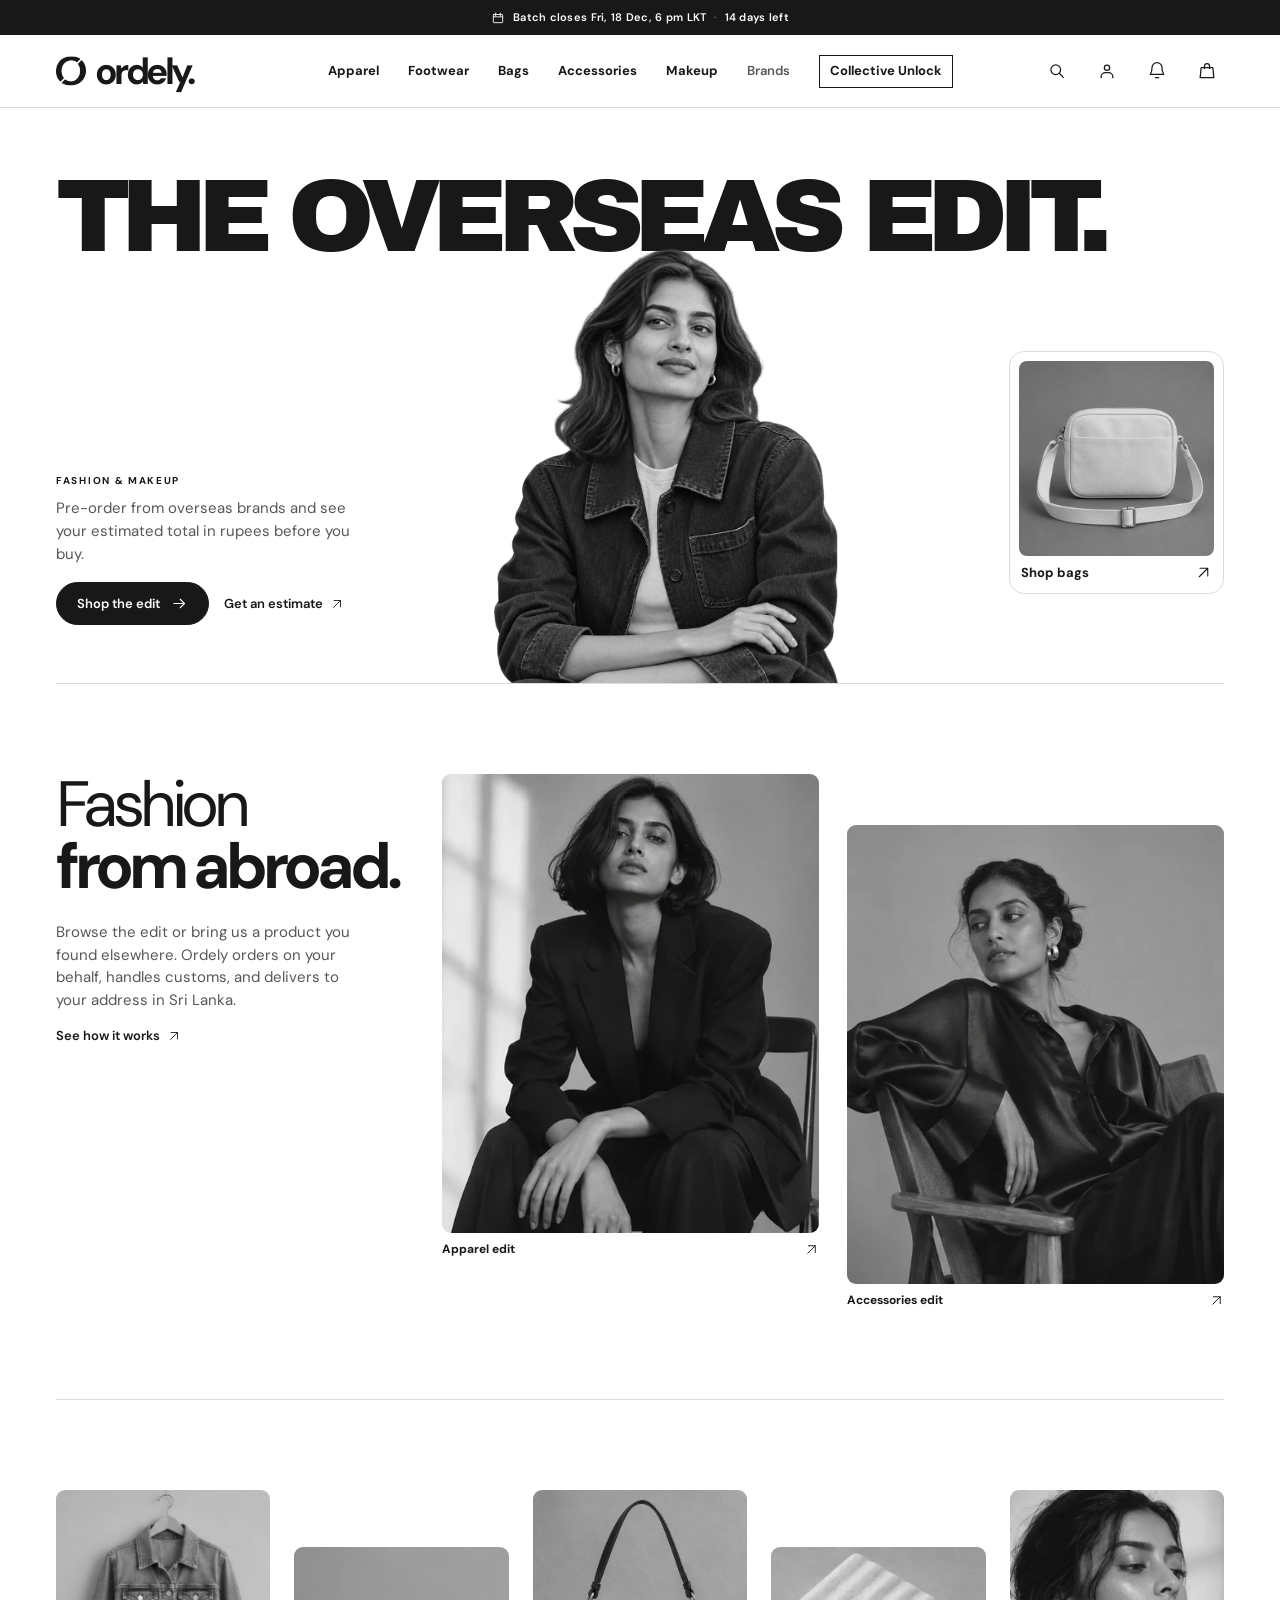
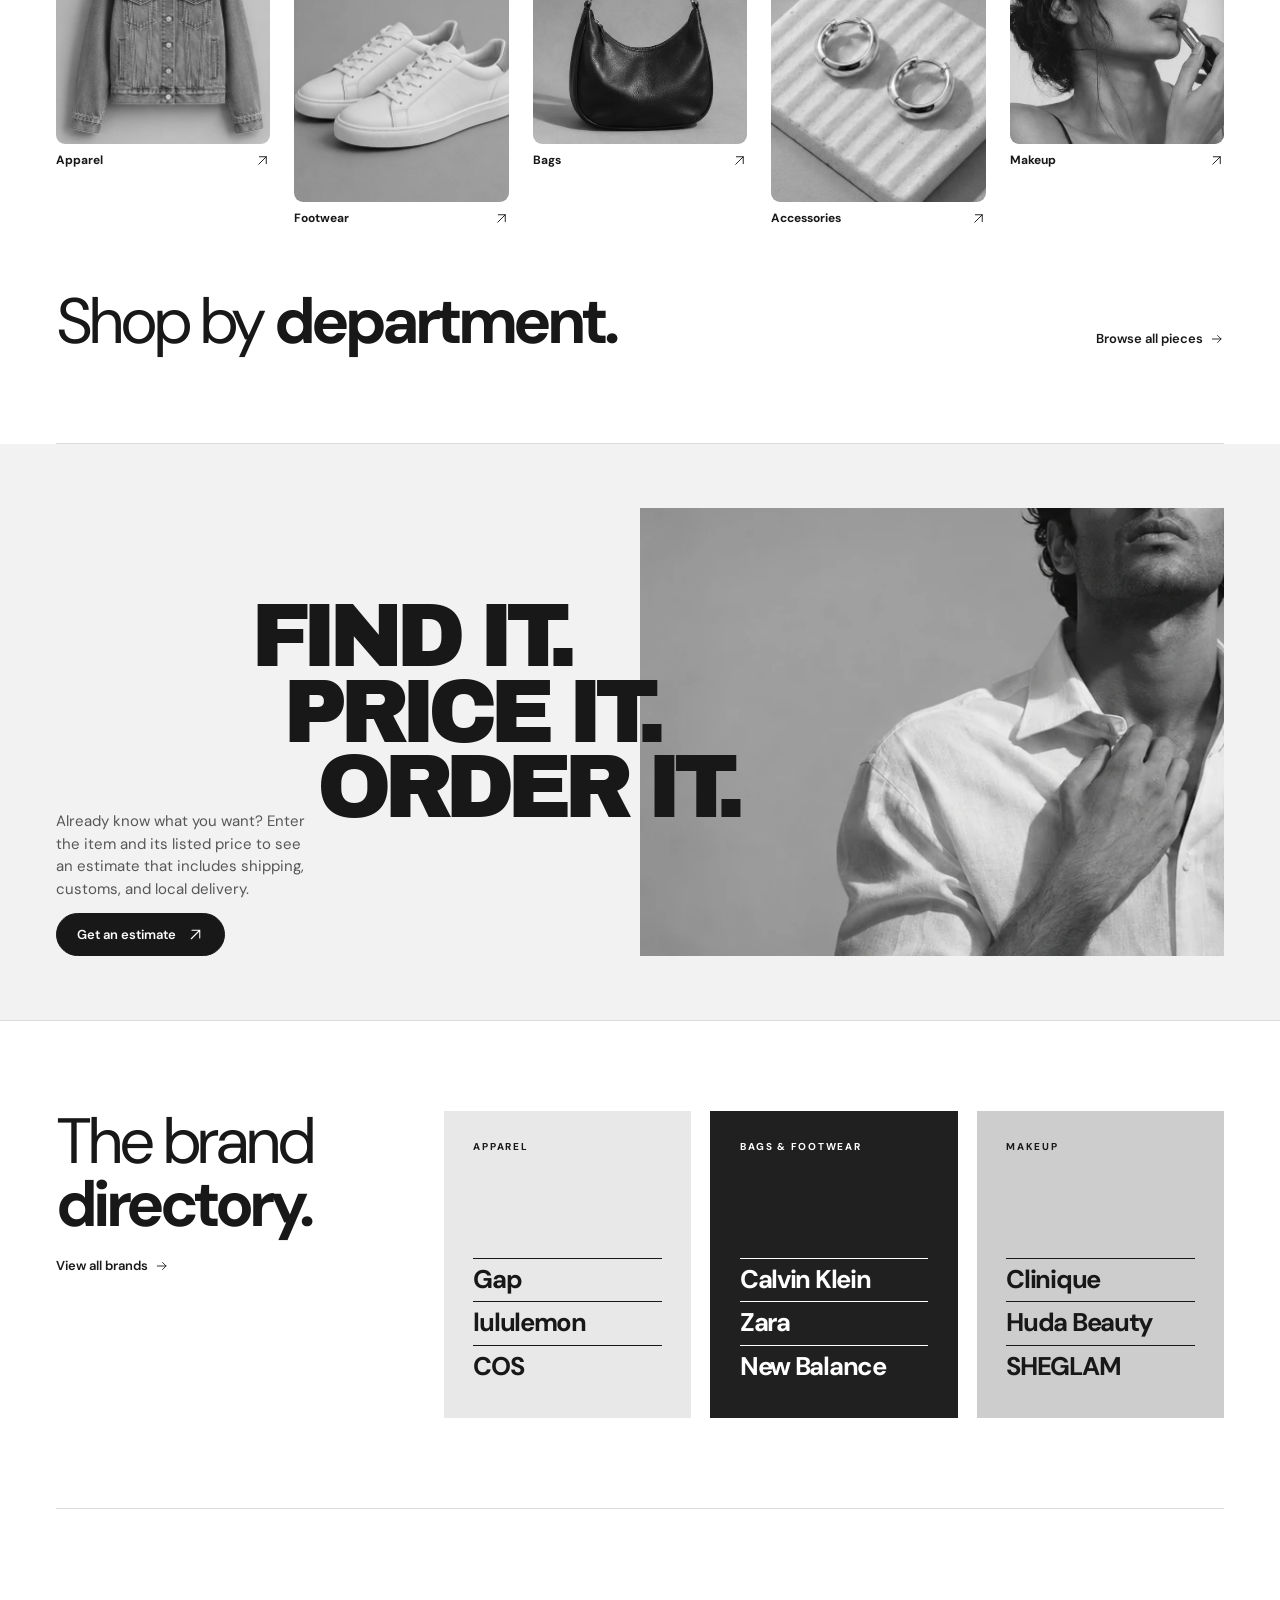
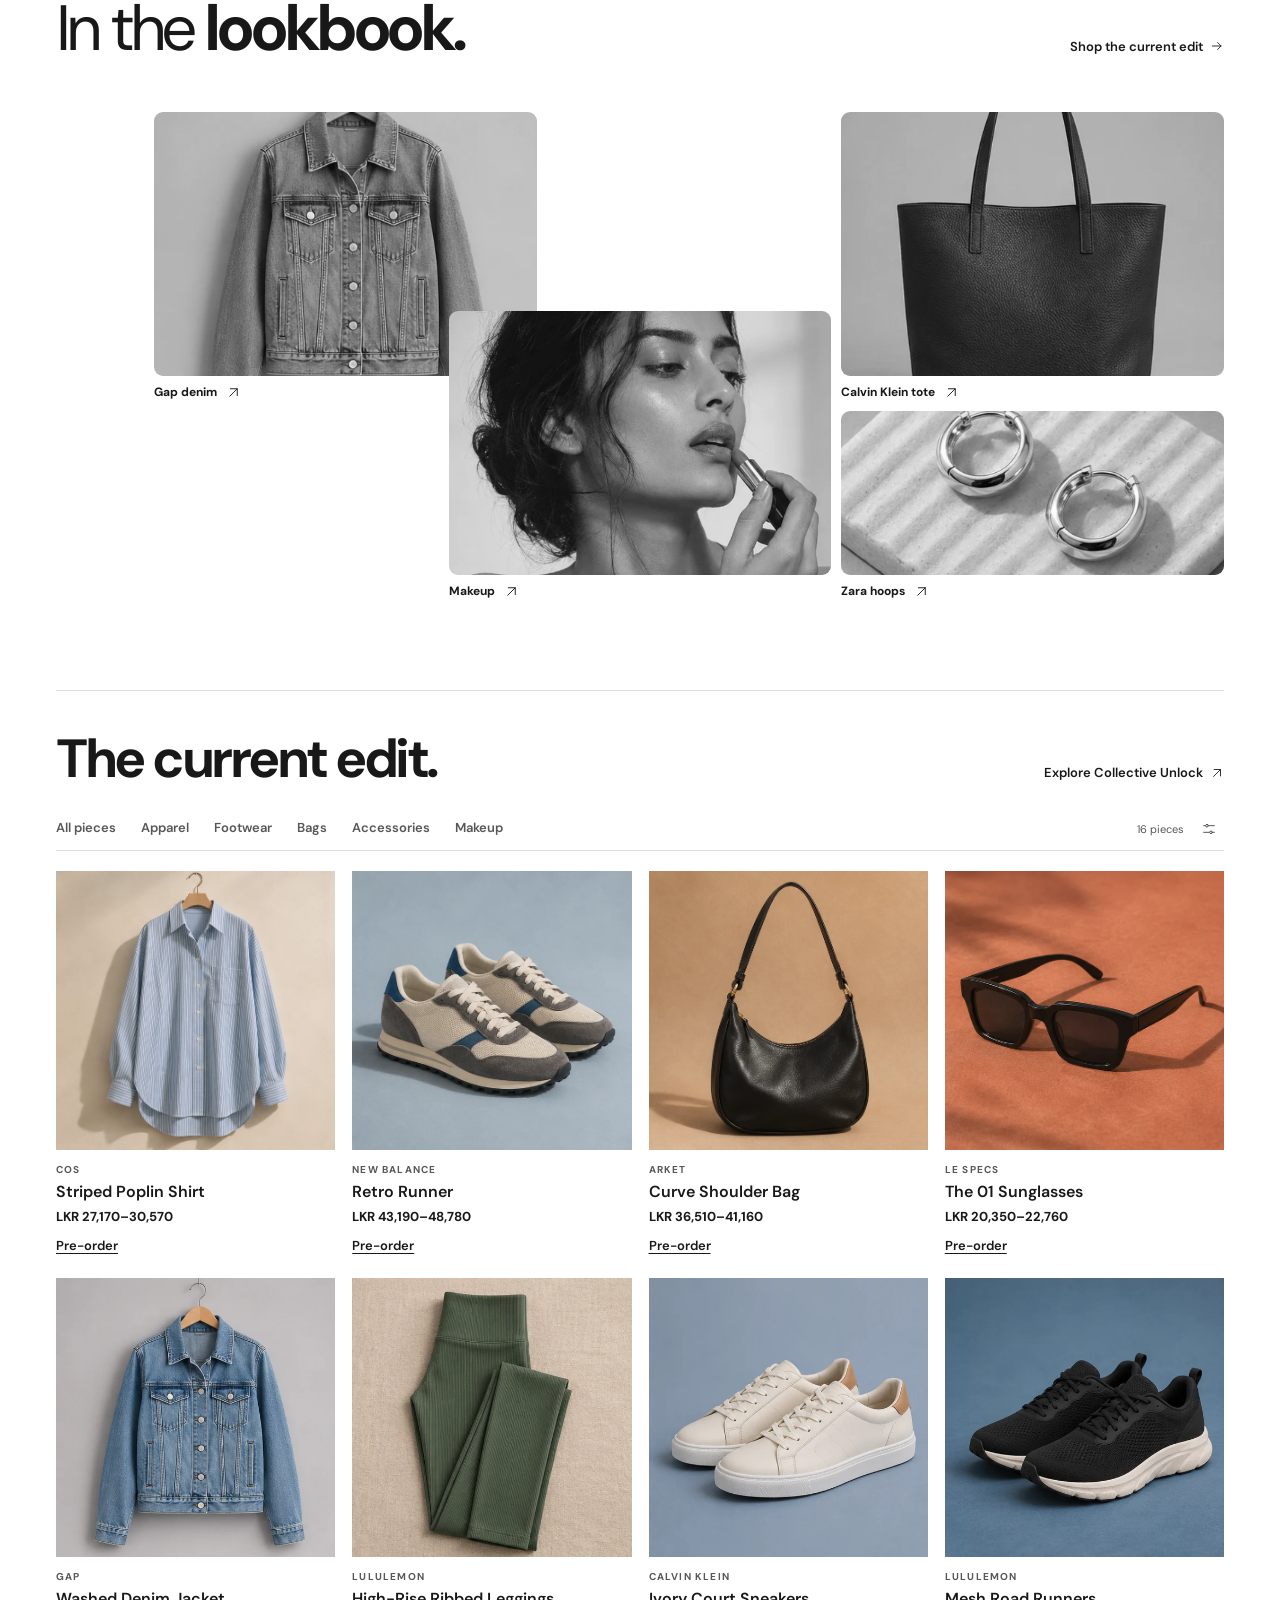
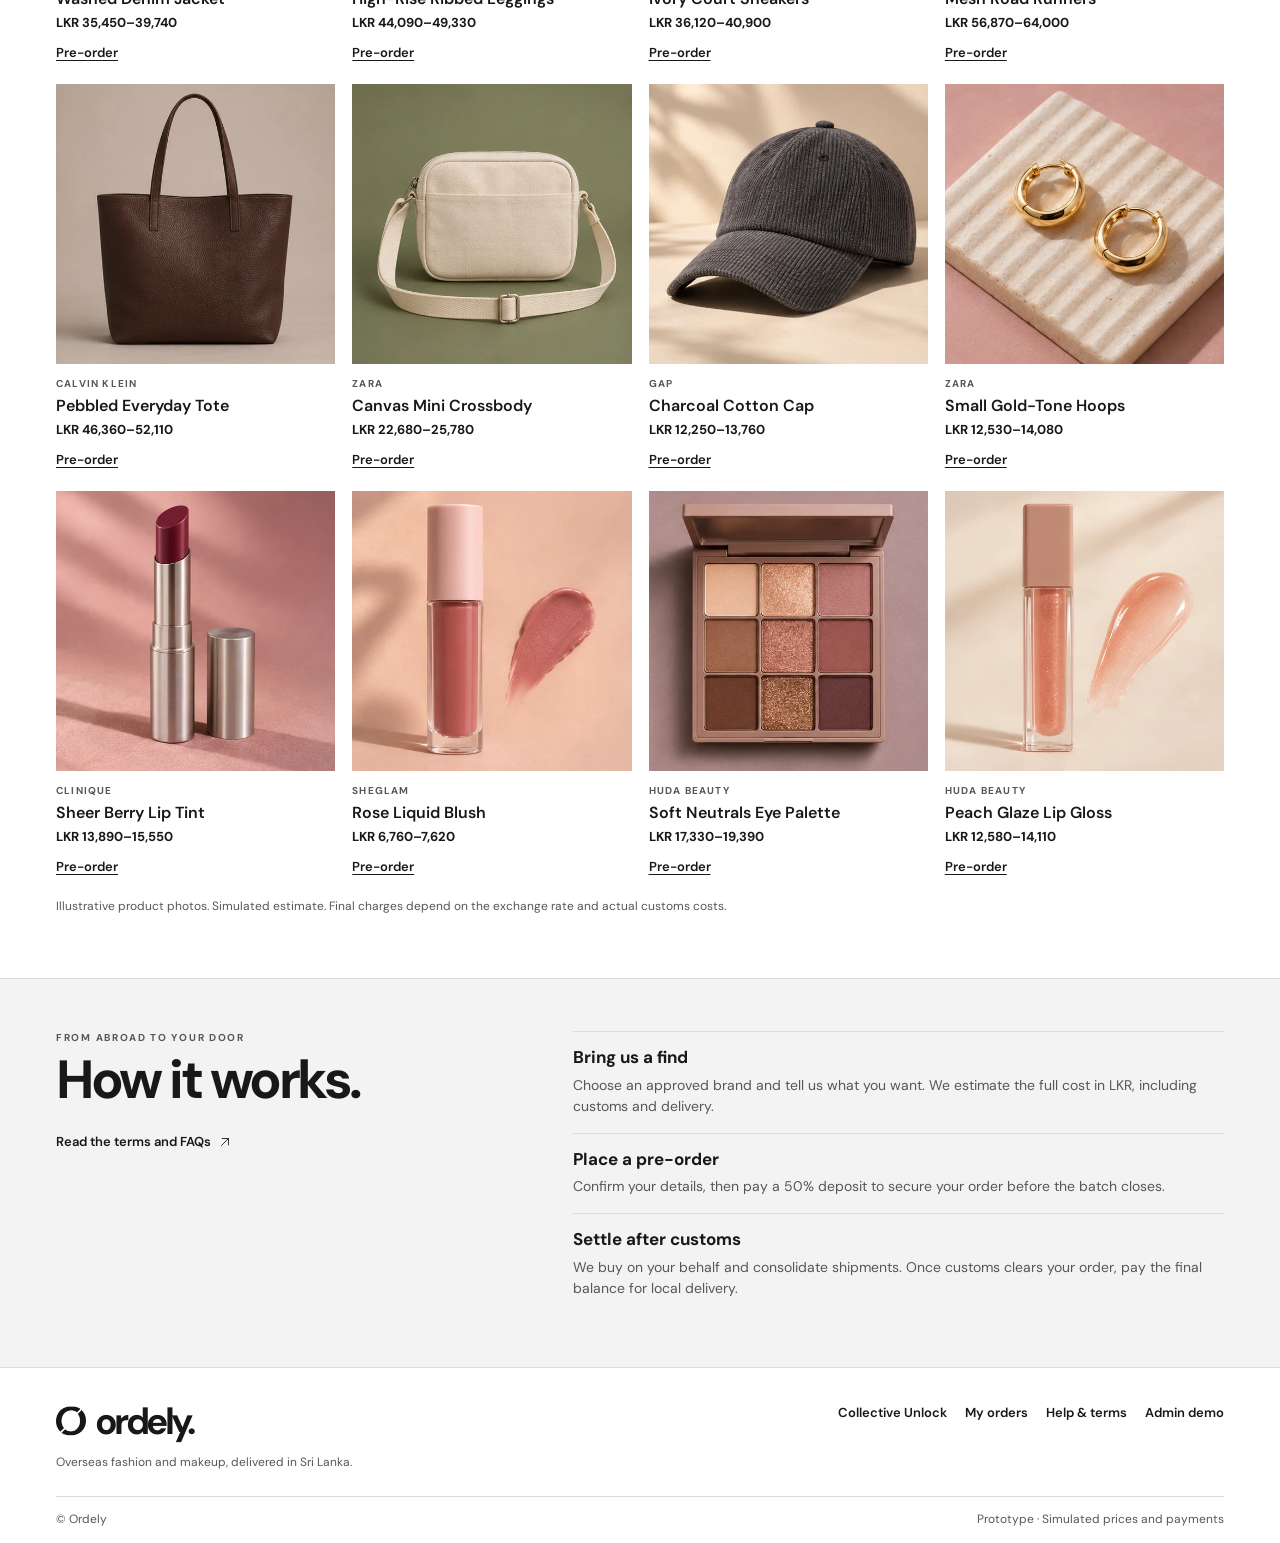
<file: index.html>
<!doctype html>
<html lang="en">
  <head>
    <meta charset="utf-8" />
    <base href="./" />
    <link rel="canonical" href="https://affunzrrr.github.io/ordely/" />
    <script>
      if (location.protocol === "file:") {
        const page = new URL(
          document.querySelector('link[rel="canonical"]').href,
        );
        page.search = location.search;
        page.hash = location.hash;
        location.replace(page.href);
      }
    </script>
    <meta name="viewport" content="width=device-width, initial-scale=1" />
    <meta
      name="description"
      content="Pre-order fashion and makeup from overseas brands. See your estimated total in Sri Lankan rupees before you order."
    />
    <meta name="theme-color" content="#ffffff" />
    <title>Ordely — Overseas fashion and makeup, delivered in Sri Lanka</title>
    <link
      rel="icon"
      href="./assets/ordely-favicon.png"
      type="image/png"
      sizes="64x64"
    />
    <link
      rel="preload"
      href="./assets/dm-sans.woff2"
      as="font"
      type="font/woff2"
      crossorigin
    />
    <link
      rel="preload"
      href="./assets/archivo-black.woff2"
      as="font"
      type="font/woff2"
      crossorigin
    />
    <link rel="stylesheet" href="./styles.css?v=page-routes" />
    <link rel="stylesheet" href="./editorial.css" />
    <script type="module" src="./app.js?v=page-routes"></script>
  </head>
  <body>
    <a class="skip" href="#main">Skip to content</a>
    <div class="batch-strip" id="batch-strip">
      New batches close every other Friday · Sri Lanka
    </div>
    <header class="site-header">
      <div class="nav wrap">
        <a class="wordmark" href="./" aria-label="Ordely home">
          <img
            class="wordmark-mark"
            src="./assets/ordely-mark.webp"
            width="30"
            height="30"
            alt=""
          />
          <span>ordely.</span>
        </a>
        <nav class="main-nav" aria-label="Shop by department">
          <a href="./shop/apparel/">Apparel</a>
          <a href="./shop/footwear/">Footwear</a>
          <a href="./shop/bags/">Bags</a>
          <a href="./shop/accessories/">Accessories</a>
          <a href="./shop/makeup/">Makeup</a>
          <a class="nav-resource" href="./brands/">Brands</a>
          <a class="nav-resource nav-unlock" href="./collective-unlock/"
            >Collective Unlock</a
          >
        </nav>
        <div class="nav-actions" id="nav-actions"></div>
      </div>
    </header>
    <main id="main">
      <div id="home-view">
        <section class="hero wrap" id="home" aria-labelledby="hero-title">
          <h1 id="hero-title"><span>The overseas</span> <span>edit.</span></h1>
          <div class="hero-art">
            <img
              src="./assets/ordely-portrait-mono.webp"
              width="828"
              height="1050"
              fetchpriority="high"
              alt="Black-and-white portrait of a model in a denim jacket and hoop earrings"
            />
          </div>
          <div class="hero-copy">
            <p class="eyebrow hero-kicker">Fashion &amp; makeup</p>
            <p>
              Pre-order from overseas brands and see your estimated total in
              rupees before you buy.
            </p>
            <div class="hero-actions">
              <a class="button primary" href="./shop/"
                >Shop the edit <span data-icon="arrow"></span
              ></a>
              <button class="text-button" data-action="estimate">
                Get an estimate <span data-icon="up-right"></span>
              </button>
            </div>
          </div>
          <a class="hero-feature" href="./shop/bags/">
            <img
              src="./assets/canvas-crossbody-color.webp"
              width="512"
              height="512"
              alt=""
            />
            <span>Shop bags <span data-icon="up-right"></span></span>
          </a>
        </section>
        <section
          class="editorial-section wrap discovery"
          id="discover"
          aria-labelledby="discovery-title"
        >
          <div class="discovery-copy">
            <h2 class="editorial-heading" id="discovery-title">
              Fashion<br /><strong>from abroad.</strong>
            </h2>
            <p>
              Browse the edit or bring us a product you found elsewhere. Ordely
              orders on your behalf, handles customs, and delivers to your
              address in Sri Lanka.
            </p>
            <a class="text-button" href="./#how"
              >See how it works <span data-icon="up-right"></span
            ></a>
          </div>
          <a class="editorial-image discovery-apparel" href="./shop/apparel/">
            <img
              src="./assets/studio-tailoring.webp"
              width="620"
              height="620"
              loading="lazy"
              alt="Model in a tailored black jacket seated in a studio"
            />
            <span>Apparel edit <span data-icon="up-right"></span></span>
          </a>
          <a
            class="editorial-image discovery-accessories"
            href="./shop/accessories/"
          >
            <img
              src="./assets/studio-lounge.webp"
              width="620"
              height="620"
              loading="lazy"
              alt="Model wearing a dark blouse and jewellery in a lounge chair"
            />
            <span>Accessories edit <span data-icon="up-right"></span></span>
          </a>
        </section>
        <section
          class="editorial-section wrap departments"
          id="departments"
          aria-labelledby="departments-title"
        >
          <div class="department-gallery">
            <a class="editorial-image" href="./shop/apparel/"
              ><img
                src="./assets/denim-jacket-color.webp"
                width="512"
                height="512"
                loading="lazy"
                alt="" /><span>Apparel <span data-icon="up-right"></span></span
            ></a>
            <a class="editorial-image" href="./shop/footwear/"
              ><img
                src="./assets/court-sneakers-color.webp"
                width="512"
                height="512"
                loading="lazy"
                alt="" /><span>Footwear <span data-icon="up-right"></span></span
            ></a>
            <a class="editorial-image" href="./shop/bags/"
              ><img
                src="./assets/bag-color.webp"
                width="621"
                height="621"
                loading="lazy"
                alt="" /><span>Bags <span data-icon="up-right"></span></span
            ></a>
            <a class="editorial-image" href="./shop/accessories/"
              ><img
                src="./assets/gold-hoops-color.webp"
                width="512"
                height="512"
                loading="lazy"
                alt="" /><span
                >Accessories <span data-icon="up-right"></span></span
            ></a>
            <a class="editorial-image" href="./shop/makeup/"
              ><img
                src="./assets/studio-beauty.webp"
                width="620"
                height="620"
                loading="lazy"
                alt="" /><span>Makeup <span data-icon="up-right"></span></span
            ></a>
          </div>
          <div class="editorial-footer">
            <h2 class="editorial-heading" id="departments-title">
              Shop by <strong>department.</strong>
            </h2>
            <a class="text-button" href="./shop/"
              >Browse all pieces <span data-icon="arrow"></span
            ></a>
          </div>
        </section>
        <section
          class="order-editorial"
          id="estimate-guide"
          aria-labelledby="estimate-guide-title"
        >
          <div class="wrap order-editorial-layout">
            <div class="order-editorial-photo">
              <img
                src="./assets/studio-collar.webp"
                width="620"
                height="620"
                loading="lazy"
                alt="Black-and-white detail of a model adjusting a shirt collar"
              />
            </div>
            <h2 id="estimate-guide-title">
              <span>Find it.</span><span>Price it.</span><span>Order it.</span>
            </h2>
            <div class="order-editorial-copy">
              <p>
                Already know what you want? Enter the item and its listed price
                to see an estimate that includes shipping, customs, and local
                delivery.
              </p>
              <button class="button primary" data-action="estimate">
                Get an estimate <span data-icon="up-right"></span>
              </button>
            </div>
          </div>
        </section>
        <section
          class="editorial-section wrap featured-brands"
          id="featured-brands"
          aria-labelledby="featured-brands-title"
        >
          <div class="featured-brands-copy">
            <h2 class="editorial-heading" id="featured-brands-title">
              The brand<br /><strong>directory.</strong>
            </h2>
            <a class="text-button" href="./brands/"
              >View all brands <span data-icon="arrow"></span
            ></a>
          </div>
          <div class="brand-panels">
            <div class="brand-panel">
              <p class="eyebrow">Apparel</p>
              <ul>
                <li><a href="./brands/?brand=gap">Gap</a></li>
                <li><a href="./brands/?brand=lululemon">lululemon</a></li>
                <li><a href="./brands/?brand=cos">COS</a></li>
              </ul>
            </div>
            <div class="brand-panel">
              <p class="eyebrow">Bags &amp; footwear</p>
              <ul>
                <li><a href="./brands/?brand=calvin-klein">Calvin Klein</a></li>
                <li><a href="./brands/?brand=zara">Zara</a></li>
                <li><a href="./brands/?brand=new-balance">New Balance</a></li>
              </ul>
            </div>
            <div class="brand-panel">
              <p class="eyebrow">Makeup</p>
              <ul>
                <li><a href="./brands/?brand=clinique">Clinique</a></li>
                <li><a href="./brands/?brand=huda-beauty">Huda Beauty</a></li>
                <li><a href="./brands/?brand=sheglam">SHEGLAM</a></li>
              </ul>
            </div>
          </div>
        </section>
        <section
          class="lookbook"
          id="lookbook"
          aria-labelledby="lookbook-title"
        >
          <div class="wrap lookbook-layout">
            <div class="editorial-footer">
              <h2 class="editorial-heading" id="lookbook-title">
                In the <strong>lookbook.</strong>
              </h2>
              <a class="text-button" href="./shop/"
                >Shop the current edit <span data-icon="arrow"></span
              ></a>
            </div>
            <div class="lookbook-gallery">
              <button
                class="editorial-image lookbook-denim"
                data-action="product"
                data-id="denim-jacket"
              >
                <img
                  src="./assets/denim-jacket-color.webp"
                  width="512"
                  height="512"
                  loading="lazy"
                  alt=""
                /><span>Gap denim <span data-icon="up-right"></span></span>
              </button>
              <button
                class="editorial-image lookbook-bag"
                data-action="product"
                data-id="brown-tote"
              >
                <img
                  src="./assets/brown-tote-color.webp"
                  width="512"
                  height="512"
                  loading="lazy"
                  alt=""
                /><span
                  >Calvin Klein tote <span data-icon="up-right"></span
                ></span>
              </button>
              <a class="editorial-image lookbook-beauty" href="./shop/makeup/"
                ><img
                  src="./assets/studio-beauty.webp"
                  width="620"
                  height="620"
                  loading="lazy"
                  alt="" /><span>Makeup <span data-icon="up-right"></span></span
              ></a>
              <button
                class="editorial-image lookbook-hoops"
                data-action="product"
                data-id="gold-hoops"
              >
                <img
                  src="./assets/gold-hoops-color.webp"
                  width="512"
                  height="512"
                  loading="lazy"
                  alt=""
                /><span>Zara hoops <span data-icon="up-right"></span></span>
              </button>
            </div>
          </div>
        </section>
        <section class="edit wrap" id="edit" aria-labelledby="edit-title">
          <div class="section-head">
            <div>
              <h2 id="edit-title">The current edit<span>.</span></h2>
            </div>
            <a class="text-button" href="./collective-unlock/"
              >Explore Collective Unlock <span data-icon="up-right"></span
            ></a>
          </div>
          <div id="catalogue"></div>
        </section>
        <section class="process" id="how">
          <div class="wrap process-layout">
            <div>
              <p class="eyebrow">From abroad to your door</p>
              <h2>How it works<span>.</span></h2>
              <button class="text-button" data-action="help">
                Read the terms and FAQs <span data-icon="up-right"></span>
              </button>
            </div>
            <ol>
              <li>
                <div>
                  <h3>Bring us a find</h3>
                  <p>
                    Choose an approved brand and tell us what you want. We
                    estimate the full cost in LKR, including customs and
                    delivery.
                  </p>
                </div>
              </li>
              <li>
                <div>
                  <h3>Place a pre-order</h3>
                  <p>
                    Confirm your details, then pay a 50% deposit to secure your
                    order before the batch closes.
                  </p>
                </div>
              </li>
              <li>
                <div>
                  <h3>Settle after customs</h3>
                  <p>
                    We buy on your behalf and consolidate shipments. Once
                    customs clears your order, pay the final balance for local
                    delivery.
                  </p>
                </div>
              </li>
            </ol>
          </div>
        </section>
      </div>
    </main>
    <footer class="site-footer">
      <div class="wrap footer-top">
        <div>
          <a class="wordmark" href="./" aria-label="Ordely home">
            <img
              class="wordmark-mark"
              src="./assets/ordely-mark.webp"
              width="30"
              height="30"
              alt=""
            />
            <span>ordely.</span>
          </a>
          <p>Overseas fashion and makeup, delivered in Sri Lanka.</p>
        </div>
        <nav aria-label="Footer navigation">
          <a href="./collective-unlock/">Collective Unlock</a
          ><a href="./orders/">My orders</a
          ><button data-action="help">Help &amp; terms</button
          ><a href="./admin/">Admin demo</a>
        </nav>
      </div>
      <div class="wrap footer-bottom">
        <span>© Ordely</span
        ><span>Prototype · Simulated prices and payments</span>
      </div>
    </footer>
    <dialog id="dialog" aria-labelledby="dialog-title"></dialog>
    <div class="toast" id="toast" role="status" hidden></div>
  </body>
</html>
</file>
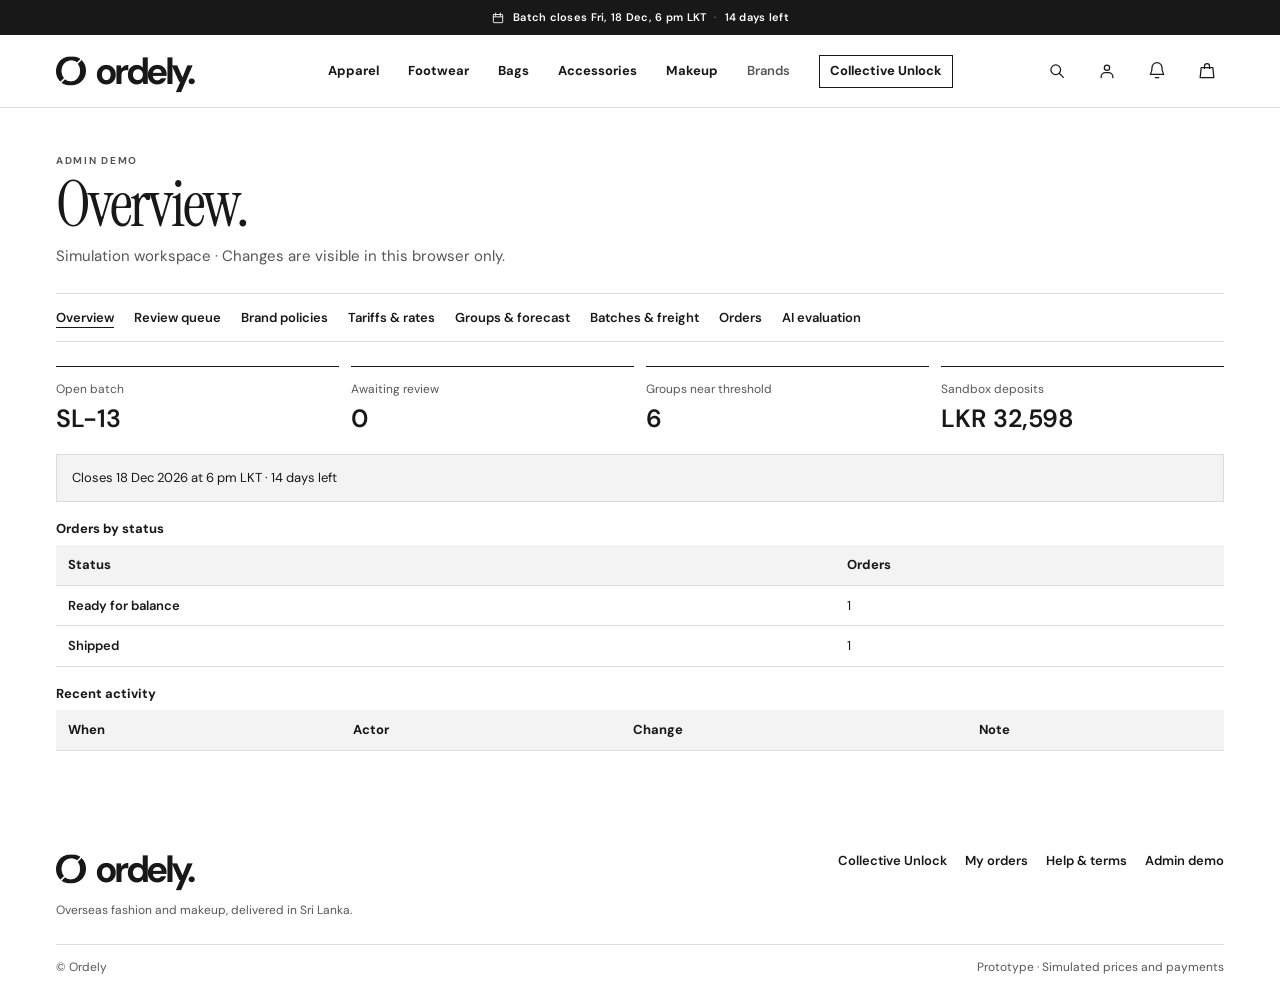
<file: admin/index.html>
<!doctype html>
<!-- Generated from index.html by build-pages.mjs. -->
<html lang="en">
  <head>
    <meta charset="utf-8" />
    <base href="../" />
    <link rel="canonical" href="https://affunzrrr.github.io/ordely/admin/" />
    <script>
      if (location.protocol === "file:") {
        const page = new URL(
          document.querySelector('link[rel="canonical"]').href,
        );
        page.search = location.search;
        page.hash = location.hash;
        location.replace(page.href);
      }
    </script>
    <meta name="viewport" content="width=device-width, initial-scale=1" />
    <meta
      name="description"
      content="Pre-order fashion and makeup from overseas brands. See your estimated total in Sri Lankan rupees before you order."
    />
    <meta name="theme-color" content="#ffffff" />
    <title>Admin demo — Ordely</title>
    <link
      rel="icon"
      href="./assets/ordely-favicon.png"
      type="image/png"
      sizes="64x64"
    />
    <link
      rel="preload"
      href="./assets/dm-sans.woff2"
      as="font"
      type="font/woff2"
      crossorigin
    />
    <link
      rel="preload"
      href="./assets/archivo-black.woff2"
      as="font"
      type="font/woff2"
      crossorigin
    />
    <link rel="stylesheet" href="./styles.css?v=page-routes" />
    <link rel="stylesheet" href="./editorial.css" />
    <script type="module" src="./app.js?v=page-routes"></script>
  </head>
  <body>
    <a class="skip" href="./admin/#main">Skip to content</a>
    <div class="batch-strip" id="batch-strip">
      New batches close every other Friday · Sri Lanka
    </div>
    <header class="site-header">
      <div class="nav wrap">
        <a class="wordmark" href="./" aria-label="Ordely home">
          <img
            class="wordmark-mark"
            src="./assets/ordely-mark.webp"
            width="30"
            height="30"
            alt=""
          />
          <span>ordely.</span>
        </a>
        <nav class="main-nav" aria-label="Shop by department">
          <a href="./shop/apparel/">Apparel</a>
          <a href="./shop/footwear/">Footwear</a>
          <a href="./shop/bags/">Bags</a>
          <a href="./shop/accessories/">Accessories</a>
          <a href="./shop/makeup/">Makeup</a>
          <a class="nav-resource" href="./brands/">Brands</a>
          <a class="nav-resource nav-unlock" href="./collective-unlock/"
            >Collective Unlock</a
          >
        </nav>
        <div class="nav-actions" id="nav-actions"></div>
      </div>
    </header>
    <main id="main">
      <section id="page-view" class="wrap subpage">
        <h1>Admin demo</h1>
        <noscript><p>Enable JavaScript to use this part of Ordely.</p></noscript>
      </section>
    </main>
    <footer class="site-footer">
      <div class="wrap footer-top">
        <div>
          <a class="wordmark" href="./" aria-label="Ordely home">
            <img
              class="wordmark-mark"
              src="./assets/ordely-mark.webp"
              width="30"
              height="30"
              alt=""
            />
            <span>ordely.</span>
          </a>
          <p>Overseas fashion and makeup, delivered in Sri Lanka.</p>
        </div>
        <nav aria-label="Footer navigation">
          <a href="./collective-unlock/">Collective Unlock</a
          ><a href="./orders/">My orders</a
          ><button data-action="help">Help &amp; terms</button
          ><a href="./admin/">Admin demo</a>
        </nav>
      </div>
      <div class="wrap footer-bottom">
        <span>© Ordely</span
        ><span>Prototype · Simulated prices and payments</span>
      </div>
    </footer>
    <dialog id="dialog" aria-labelledby="dialog-title"></dialog>
    <div class="toast" id="toast" role="status" hidden></div>
  </body>
</html>
</file>
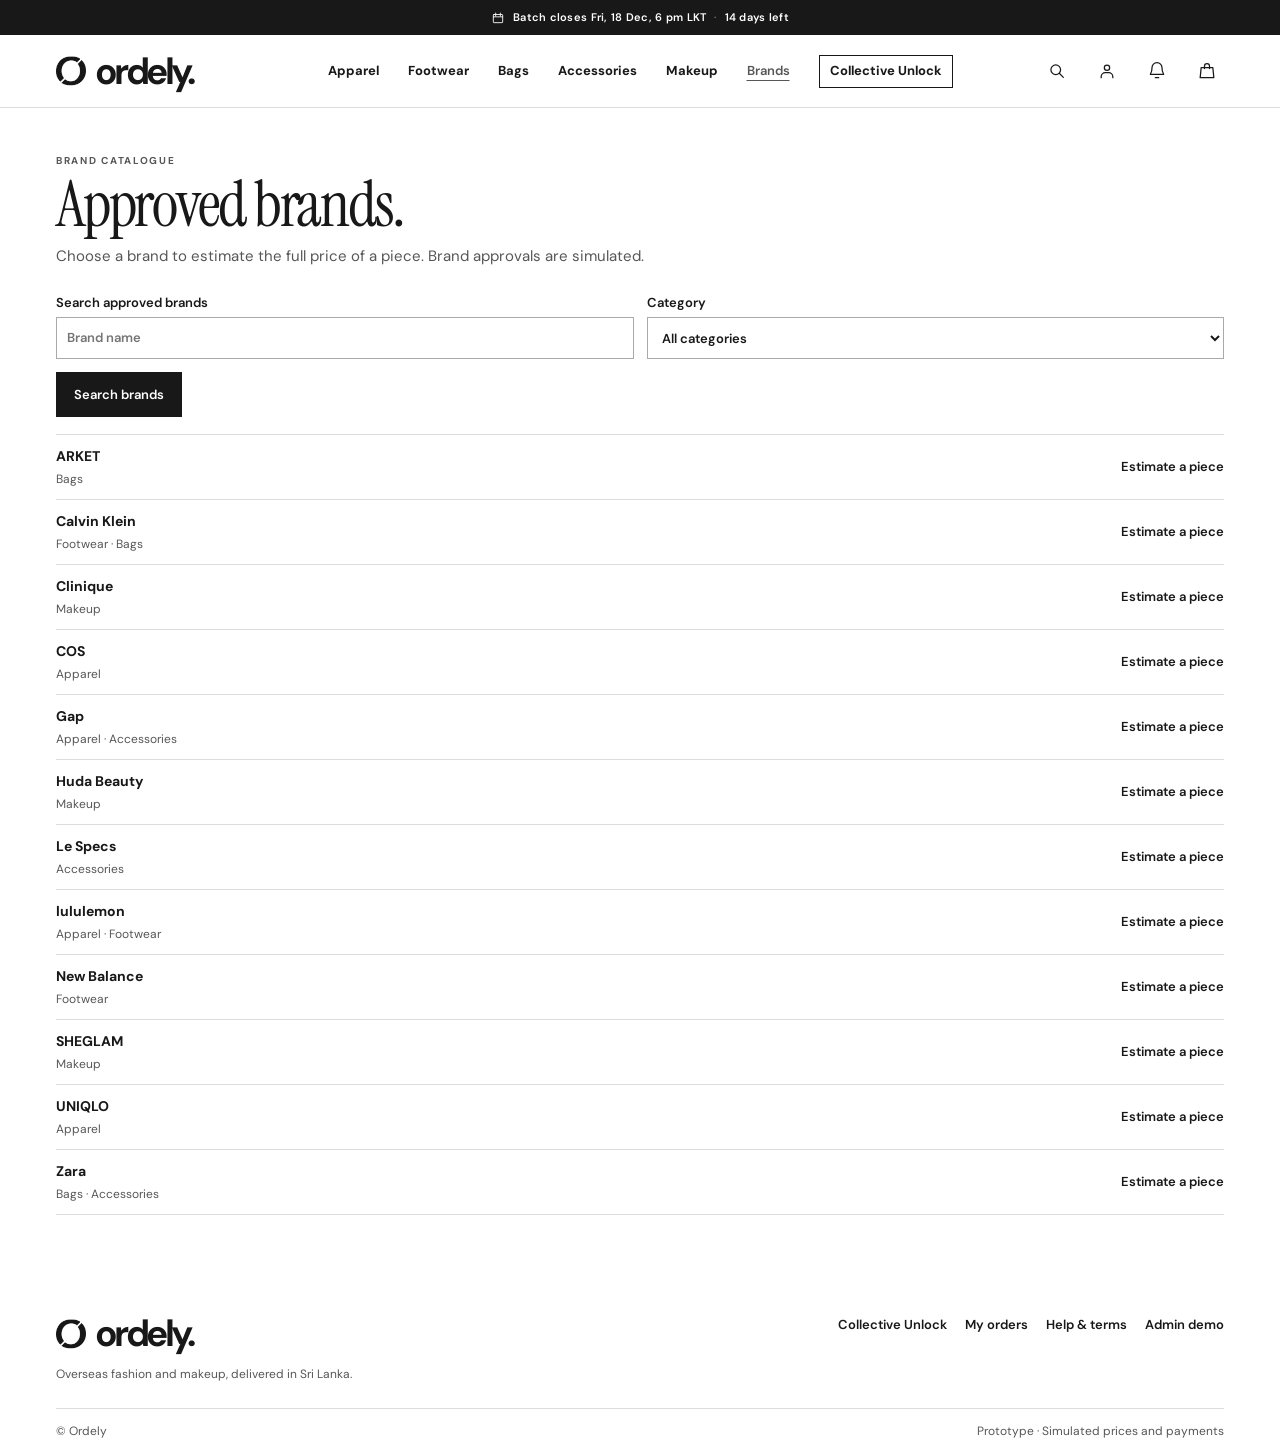
<file: brands/index.html>
<!doctype html>
<!-- Generated from index.html by build-pages.mjs. -->
<html lang="en">
  <head>
    <meta charset="utf-8" />
    <base href="../" />
    <link rel="canonical" href="https://affunzrrr.github.io/ordely/brands/" />
    <script>
      if (location.protocol === "file:") {
        const page = new URL(
          document.querySelector('link[rel="canonical"]').href,
        );
        page.search = location.search;
        page.hash = location.hash;
        location.replace(page.href);
      }
    </script>
    <meta name="viewport" content="width=device-width, initial-scale=1" />
    <meta
      name="description"
      content="Pre-order fashion and makeup from overseas brands. See your estimated total in Sri Lankan rupees before you order."
    />
    <meta name="theme-color" content="#ffffff" />
    <title>Approved brands — Ordely</title>
    <link
      rel="icon"
      href="./assets/ordely-favicon.png"
      type="image/png"
      sizes="64x64"
    />
    <link
      rel="preload"
      href="./assets/dm-sans.woff2"
      as="font"
      type="font/woff2"
      crossorigin
    />
    <link
      rel="preload"
      href="./assets/archivo-black.woff2"
      as="font"
      type="font/woff2"
      crossorigin
    />
    <link rel="stylesheet" href="./styles.css?v=page-routes" />
    <link rel="stylesheet" href="./editorial.css" />
    <script type="module" src="./app.js?v=page-routes"></script>
  </head>
  <body>
    <a class="skip" href="./brands/#main">Skip to content</a>
    <div class="batch-strip" id="batch-strip">
      New batches close every other Friday · Sri Lanka
    </div>
    <header class="site-header">
      <div class="nav wrap">
        <a class="wordmark" href="./" aria-label="Ordely home">
          <img
            class="wordmark-mark"
            src="./assets/ordely-mark.webp"
            width="30"
            height="30"
            alt=""
          />
          <span>ordely.</span>
        </a>
        <nav class="main-nav" aria-label="Shop by department">
          <a href="./shop/apparel/">Apparel</a>
          <a href="./shop/footwear/">Footwear</a>
          <a href="./shop/bags/">Bags</a>
          <a href="./shop/accessories/">Accessories</a>
          <a href="./shop/makeup/">Makeup</a>
          <a class="nav-resource" href="./brands/">Brands</a>
          <a class="nav-resource nav-unlock" href="./collective-unlock/"
            >Collective Unlock</a
          >
        </nav>
        <div class="nav-actions" id="nav-actions"></div>
      </div>
    </header>
    <main id="main">
      <section id="page-view" class="wrap subpage">
        <h1>Approved brands</h1>
        <noscript><p>Enable JavaScript to use this part of Ordely.</p></noscript>
      </section>
    </main>
    <footer class="site-footer">
      <div class="wrap footer-top">
        <div>
          <a class="wordmark" href="./" aria-label="Ordely home">
            <img
              class="wordmark-mark"
              src="./assets/ordely-mark.webp"
              width="30"
              height="30"
              alt=""
            />
            <span>ordely.</span>
          </a>
          <p>Overseas fashion and makeup, delivered in Sri Lanka.</p>
        </div>
        <nav aria-label="Footer navigation">
          <a href="./collective-unlock/">Collective Unlock</a
          ><a href="./orders/">My orders</a
          ><button data-action="help">Help &amp; terms</button
          ><a href="./admin/">Admin demo</a>
        </nav>
      </div>
      <div class="wrap footer-bottom">
        <span>© Ordely</span
        ><span>Prototype · Simulated prices and payments</span>
      </div>
    </footer>
    <dialog id="dialog" aria-labelledby="dialog-title"></dialog>
    <div class="toast" id="toast" role="status" hidden></div>
  </body>
</html>
</file>
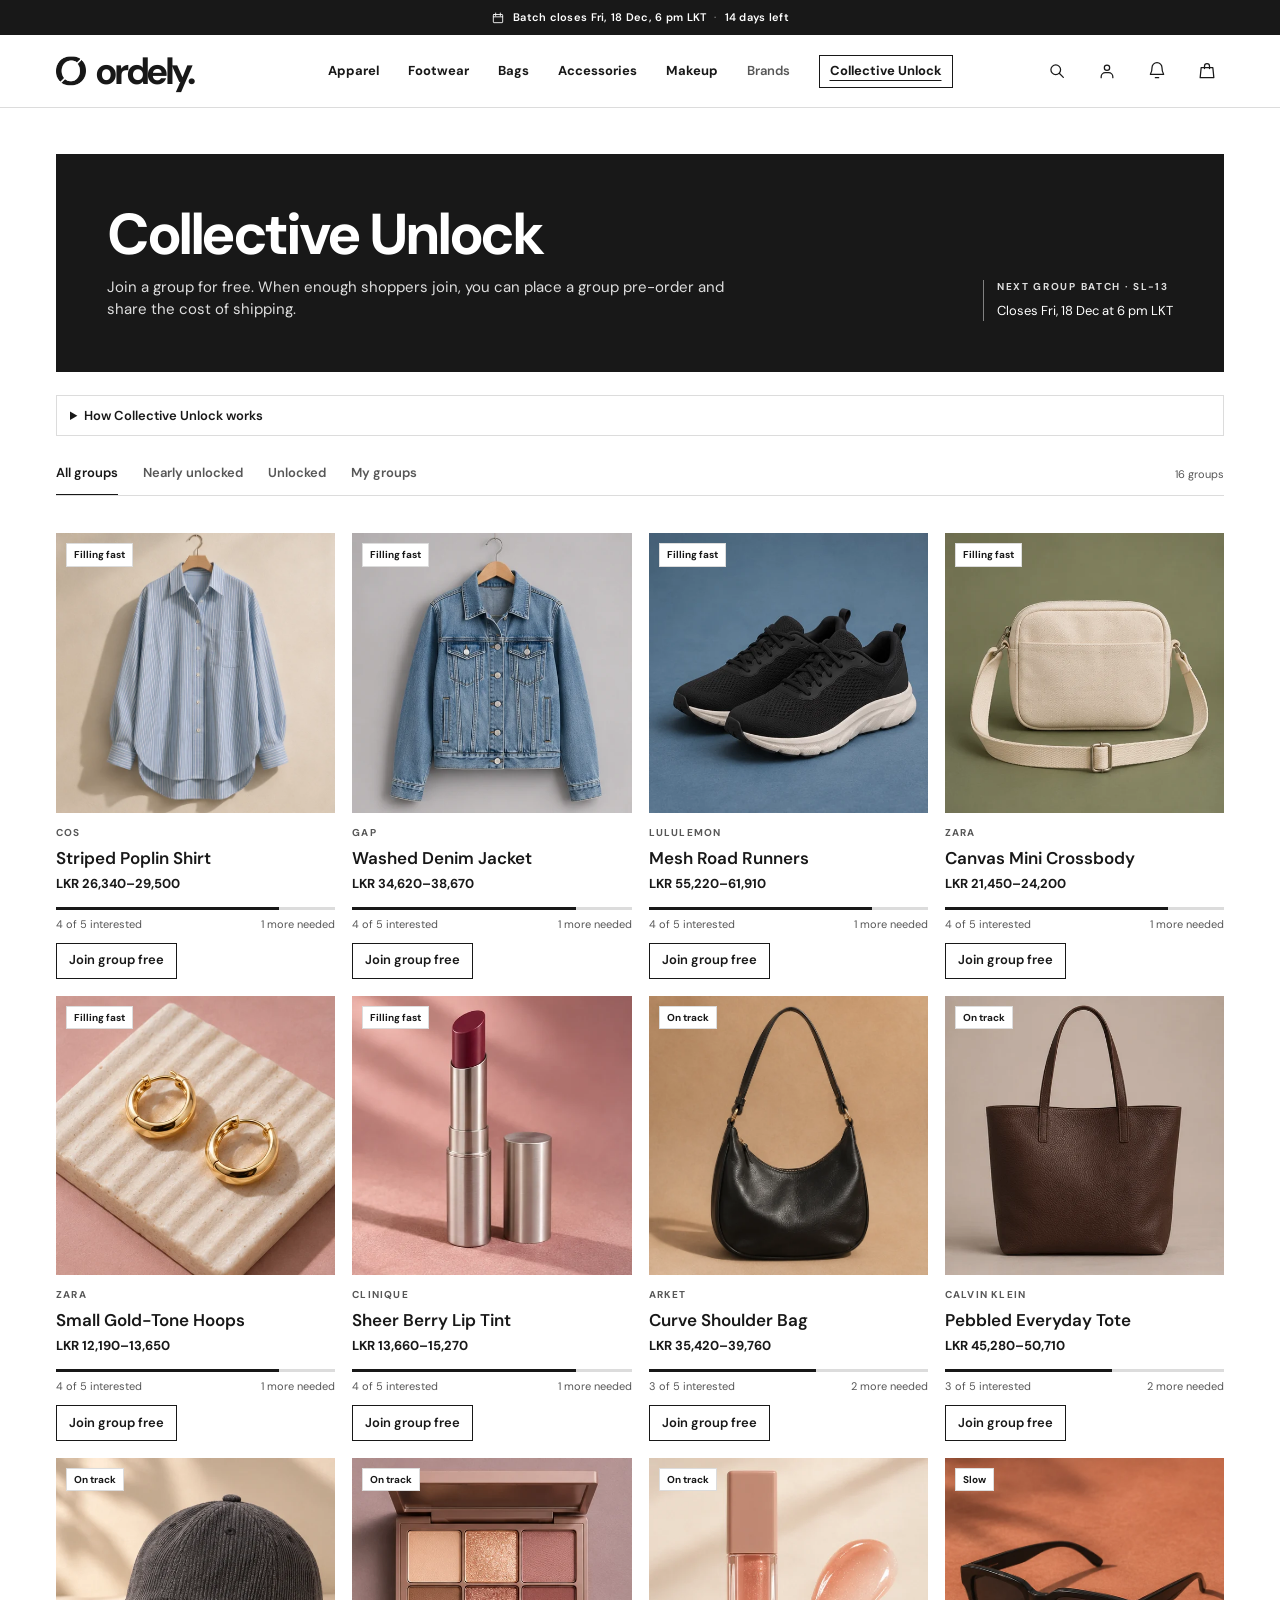
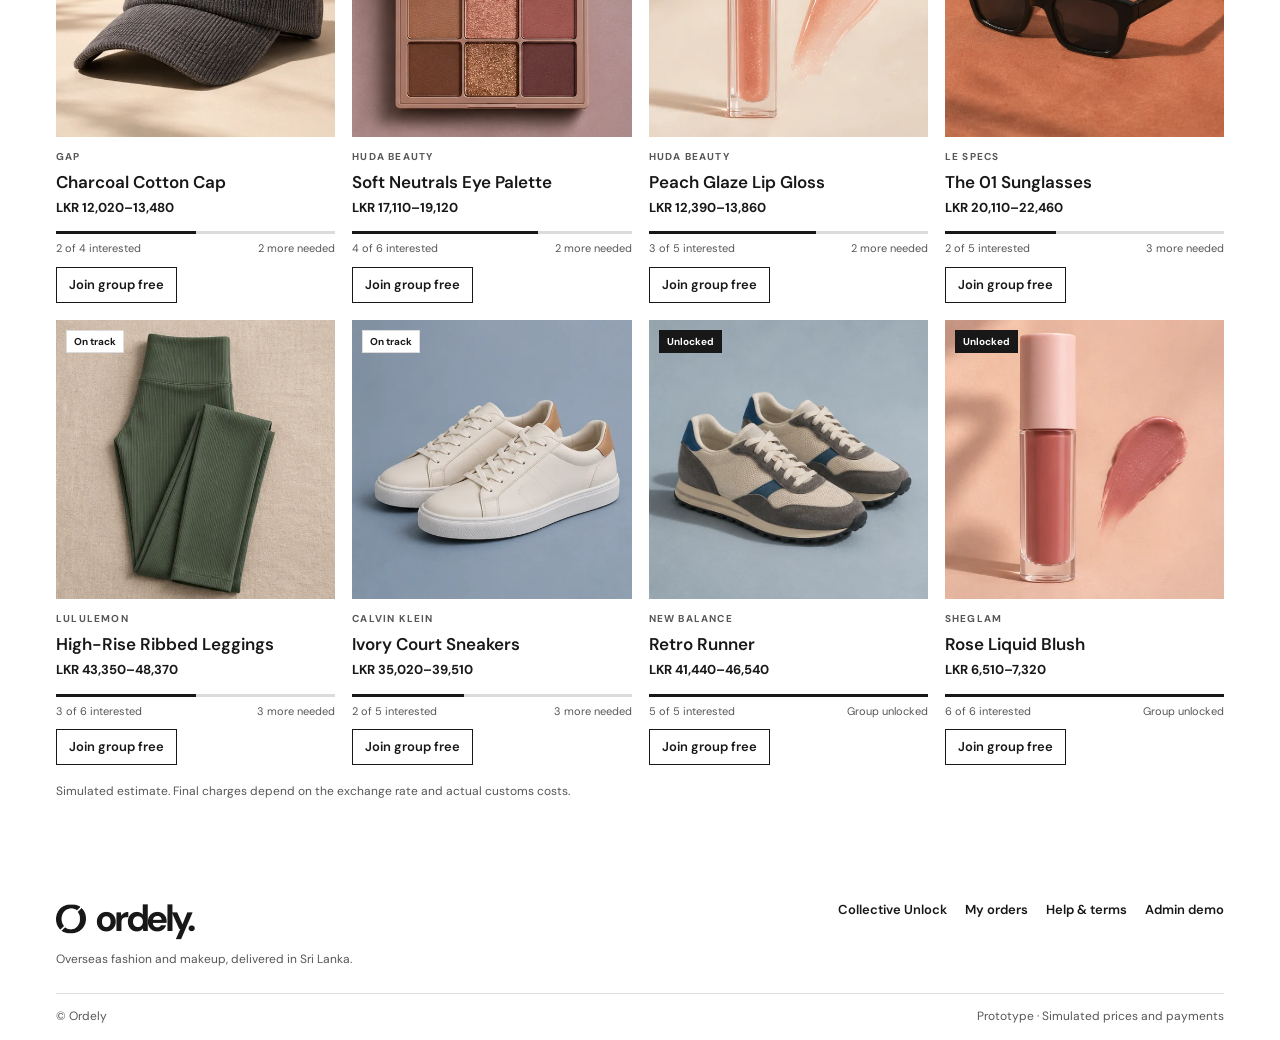
<file: collective-unlock/index.html>
<!doctype html>
<!-- Generated from index.html by build-pages.mjs. -->
<html lang="en">
  <head>
    <meta charset="utf-8" />
    <base href="../" />
    <link rel="canonical" href="https://affunzrrr.github.io/ordely/collective-unlock/" />
    <script>
      if (location.protocol === "file:") {
        const page = new URL(
          document.querySelector('link[rel="canonical"]').href,
        );
        page.search = location.search;
        page.hash = location.hash;
        location.replace(page.href);
      }
    </script>
    <meta name="viewport" content="width=device-width, initial-scale=1" />
    <meta
      name="description"
      content="Pre-order fashion and makeup from overseas brands. See your estimated total in Sri Lankan rupees before you order."
    />
    <meta name="theme-color" content="#ffffff" />
    <title>Collective Unlock — Ordely</title>
    <link
      rel="icon"
      href="./assets/ordely-favicon.png"
      type="image/png"
      sizes="64x64"
    />
    <link
      rel="preload"
      href="./assets/dm-sans.woff2"
      as="font"
      type="font/woff2"
      crossorigin
    />
    <link
      rel="preload"
      href="./assets/archivo-black.woff2"
      as="font"
      type="font/woff2"
      crossorigin
    />
    <link rel="stylesheet" href="./styles.css?v=page-routes" />
    <link rel="stylesheet" href="./editorial.css" />
    <script type="module" src="./app.js?v=page-routes"></script>
  </head>
  <body>
    <a class="skip" href="./collective-unlock/#main">Skip to content</a>
    <div class="batch-strip" id="batch-strip">
      New batches close every other Friday · Sri Lanka
    </div>
    <header class="site-header">
      <div class="nav wrap">
        <a class="wordmark" href="./" aria-label="Ordely home">
          <img
            class="wordmark-mark"
            src="./assets/ordely-mark.webp"
            width="30"
            height="30"
            alt=""
          />
          <span>ordely.</span>
        </a>
        <nav class="main-nav" aria-label="Shop by department">
          <a href="./shop/apparel/">Apparel</a>
          <a href="./shop/footwear/">Footwear</a>
          <a href="./shop/bags/">Bags</a>
          <a href="./shop/accessories/">Accessories</a>
          <a href="./shop/makeup/">Makeup</a>
          <a class="nav-resource" href="./brands/">Brands</a>
          <a class="nav-resource nav-unlock" href="./collective-unlock/"
            >Collective Unlock</a
          >
        </nav>
        <div class="nav-actions" id="nav-actions"></div>
      </div>
    </header>
    <main id="main">
      <section id="page-view" class="wrap subpage">
        <h1>Collective Unlock</h1>
        <noscript><p>Enable JavaScript to use this part of Ordely.</p></noscript>
      </section>
    </main>
    <footer class="site-footer">
      <div class="wrap footer-top">
        <div>
          <a class="wordmark" href="./" aria-label="Ordely home">
            <img
              class="wordmark-mark"
              src="./assets/ordely-mark.webp"
              width="30"
              height="30"
              alt=""
            />
            <span>ordely.</span>
          </a>
          <p>Overseas fashion and makeup, delivered in Sri Lanka.</p>
        </div>
        <nav aria-label="Footer navigation">
          <a href="./collective-unlock/">Collective Unlock</a
          ><a href="./orders/">My orders</a
          ><button data-action="help">Help &amp; terms</button
          ><a href="./admin/">Admin demo</a>
        </nav>
      </div>
      <div class="wrap footer-bottom">
        <span>© Ordely</span
        ><span>Prototype · Simulated prices and payments</span>
      </div>
    </footer>
    <dialog id="dialog" aria-labelledby="dialog-title"></dialog>
    <div class="toast" id="toast" role="status" hidden></div>
  </body>
</html>
</file>
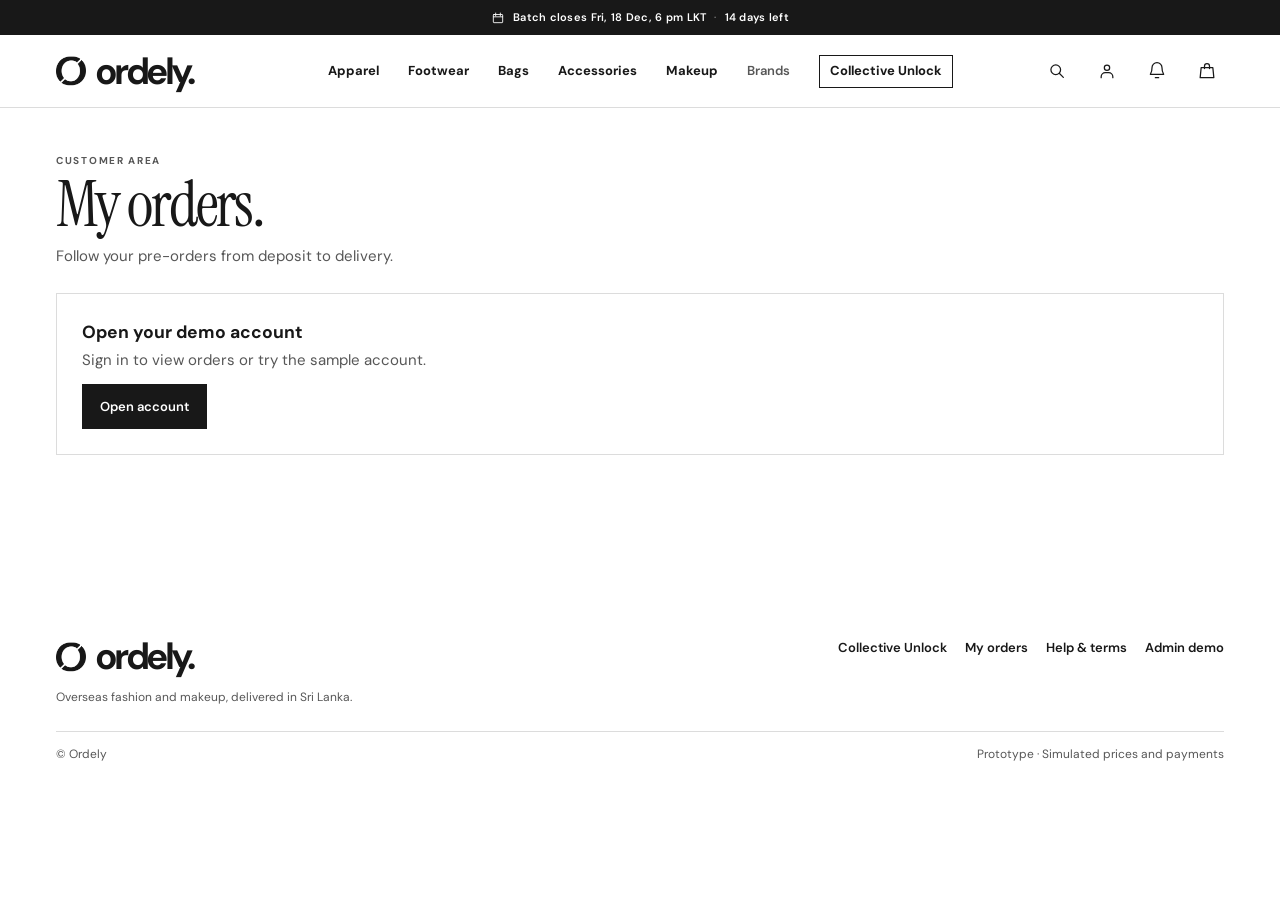
<file: orders/index.html>
<!doctype html>
<!-- Generated from index.html by build-pages.mjs. -->
<html lang="en">
  <head>
    <meta charset="utf-8" />
    <base href="../" />
    <link rel="canonical" href="https://affunzrrr.github.io/ordely/orders/" />
    <script>
      if (location.protocol === "file:") {
        const page = new URL(
          document.querySelector('link[rel="canonical"]').href,
        );
        page.search = location.search;
        page.hash = location.hash;
        location.replace(page.href);
      }
    </script>
    <meta name="viewport" content="width=device-width, initial-scale=1" />
    <meta
      name="description"
      content="Pre-order fashion and makeup from overseas brands. See your estimated total in Sri Lankan rupees before you order."
    />
    <meta name="theme-color" content="#ffffff" />
    <title>My orders — Ordely</title>
    <link
      rel="icon"
      href="./assets/ordely-favicon.png"
      type="image/png"
      sizes="64x64"
    />
    <link
      rel="preload"
      href="./assets/dm-sans.woff2"
      as="font"
      type="font/woff2"
      crossorigin
    />
    <link
      rel="preload"
      href="./assets/archivo-black.woff2"
      as="font"
      type="font/woff2"
      crossorigin
    />
    <link rel="stylesheet" href="./styles.css?v=page-routes" />
    <link rel="stylesheet" href="./editorial.css" />
    <script type="module" src="./app.js?v=page-routes"></script>
  </head>
  <body>
    <a class="skip" href="./orders/#main">Skip to content</a>
    <div class="batch-strip" id="batch-strip">
      New batches close every other Friday · Sri Lanka
    </div>
    <header class="site-header">
      <div class="nav wrap">
        <a class="wordmark" href="./" aria-label="Ordely home">
          <img
            class="wordmark-mark"
            src="./assets/ordely-mark.webp"
            width="30"
            height="30"
            alt=""
          />
          <span>ordely.</span>
        </a>
        <nav class="main-nav" aria-label="Shop by department">
          <a href="./shop/apparel/">Apparel</a>
          <a href="./shop/footwear/">Footwear</a>
          <a href="./shop/bags/">Bags</a>
          <a href="./shop/accessories/">Accessories</a>
          <a href="./shop/makeup/">Makeup</a>
          <a class="nav-resource" href="./brands/">Brands</a>
          <a class="nav-resource nav-unlock" href="./collective-unlock/"
            >Collective Unlock</a
          >
        </nav>
        <div class="nav-actions" id="nav-actions"></div>
      </div>
    </header>
    <main id="main">
      <section id="page-view" class="wrap subpage">
        <h1>My orders</h1>
        <noscript><p>Enable JavaScript to use this part of Ordely.</p></noscript>
      </section>
    </main>
    <footer class="site-footer">
      <div class="wrap footer-top">
        <div>
          <a class="wordmark" href="./" aria-label="Ordely home">
            <img
              class="wordmark-mark"
              src="./assets/ordely-mark.webp"
              width="30"
              height="30"
              alt=""
            />
            <span>ordely.</span>
          </a>
          <p>Overseas fashion and makeup, delivered in Sri Lanka.</p>
        </div>
        <nav aria-label="Footer navigation">
          <a href="./collective-unlock/">Collective Unlock</a
          ><a href="./orders/">My orders</a
          ><button data-action="help">Help &amp; terms</button
          ><a href="./admin/">Admin demo</a>
        </nav>
      </div>
      <div class="wrap footer-bottom">
        <span>© Ordely</span
        ><span>Prototype · Simulated prices and payments</span>
      </div>
    </footer>
    <dialog id="dialog" aria-labelledby="dialog-title"></dialog>
    <div class="toast" id="toast" role="status" hidden></div>
  </body>
</html>
</file>
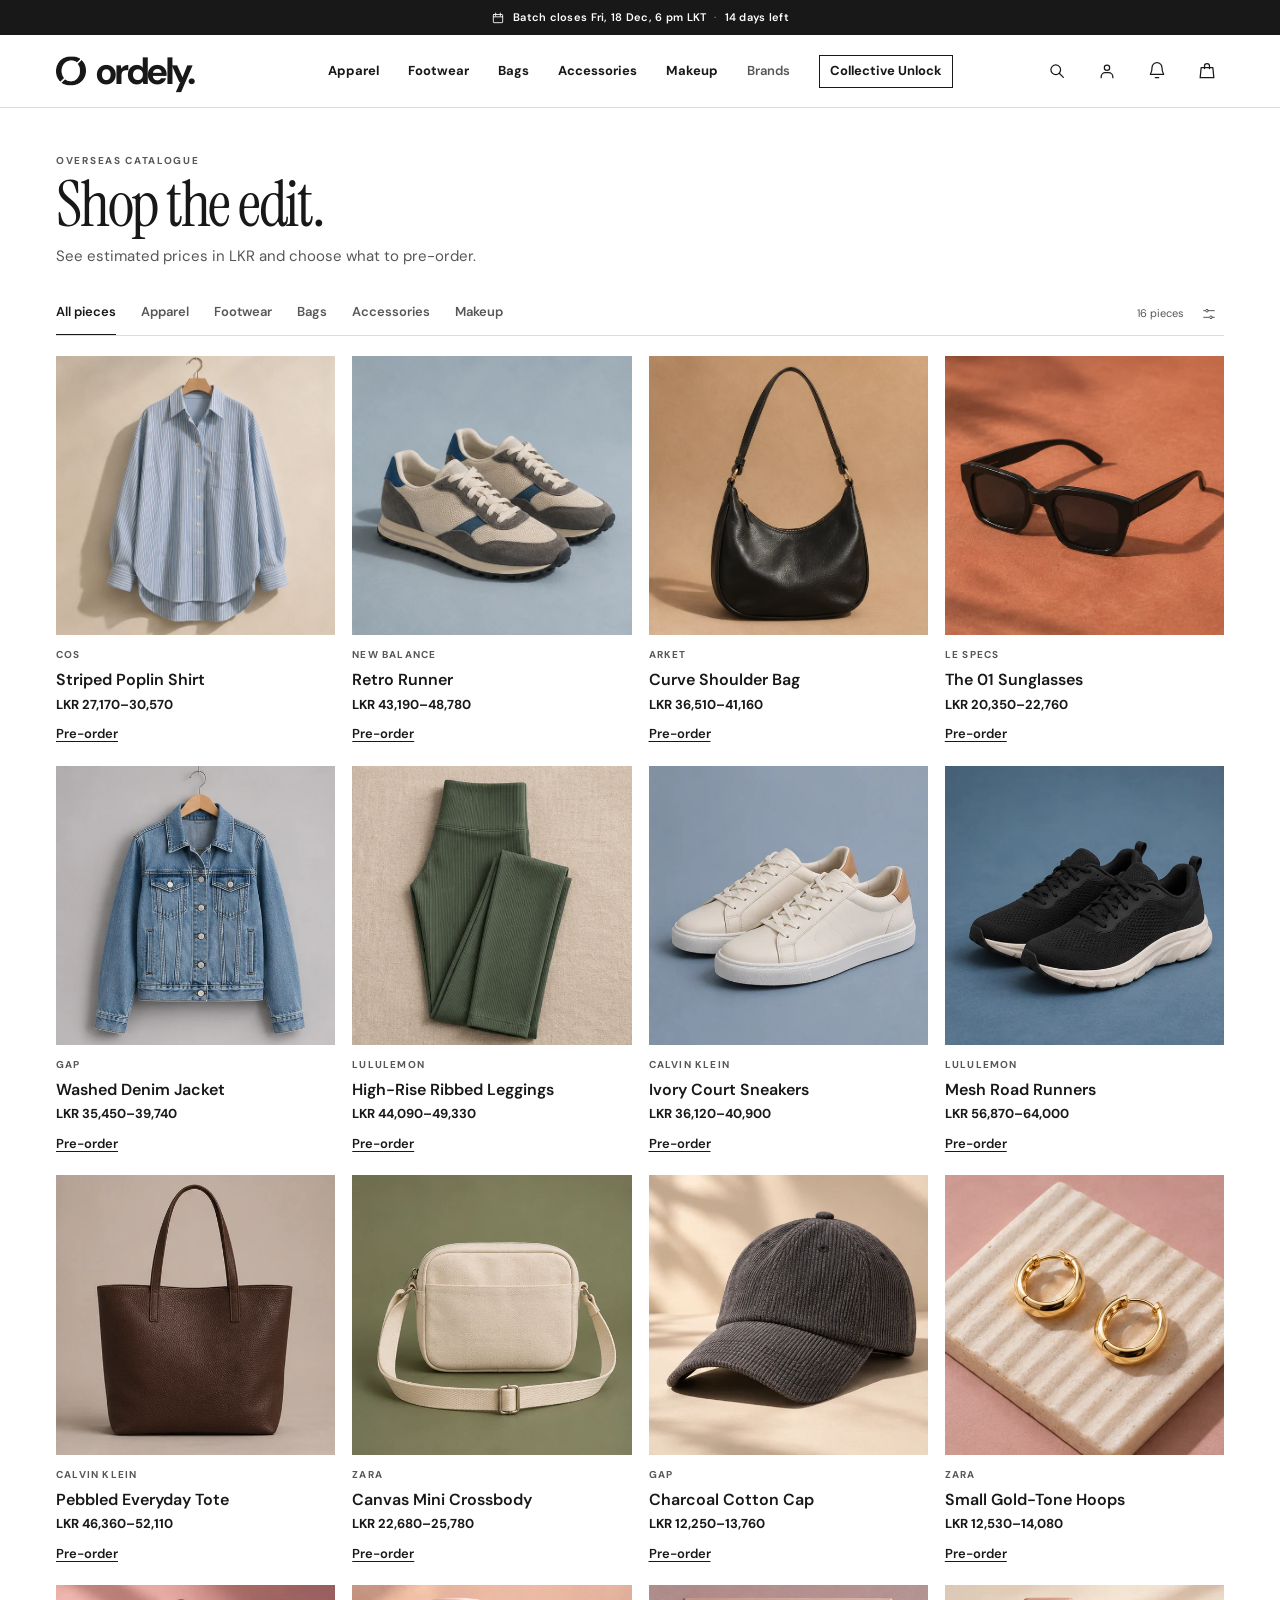
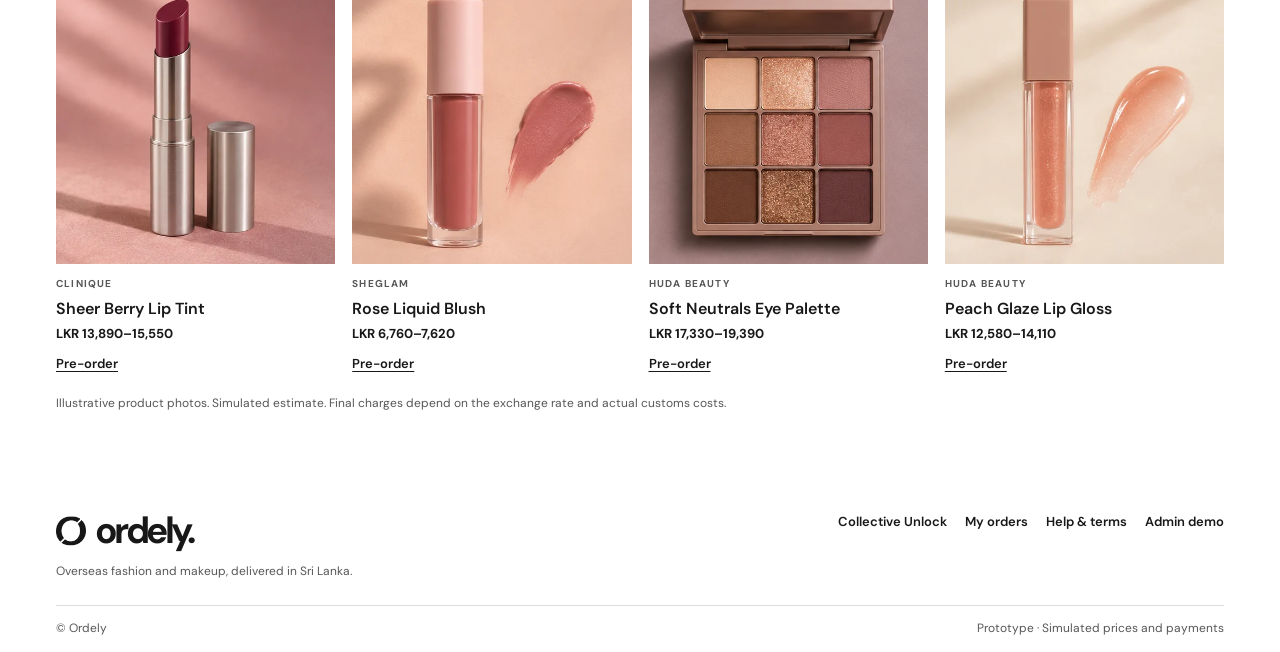
<file: shop/index.html>
<!doctype html>
<!-- Generated from index.html by build-pages.mjs. -->
<html lang="en">
  <head>
    <meta charset="utf-8" />
    <base href="../" />
    <link rel="canonical" href="https://affunzrrr.github.io/ordely/shop/" />
    <script>
      if (location.protocol === "file:") {
        const page = new URL(
          document.querySelector('link[rel="canonical"]').href,
        );
        page.search = location.search;
        page.hash = location.hash;
        location.replace(page.href);
      }
    </script>
    <meta name="viewport" content="width=device-width, initial-scale=1" />
    <meta
      name="description"
      content="Pre-order fashion and makeup from overseas brands. See your estimated total in Sri Lankan rupees before you order."
    />
    <meta name="theme-color" content="#ffffff" />
    <title>Shop the edit — Ordely</title>
    <link
      rel="icon"
      href="./assets/ordely-favicon.png"
      type="image/png"
      sizes="64x64"
    />
    <link
      rel="preload"
      href="./assets/dm-sans.woff2"
      as="font"
      type="font/woff2"
      crossorigin
    />
    <link
      rel="preload"
      href="./assets/archivo-black.woff2"
      as="font"
      type="font/woff2"
      crossorigin
    />
    <link rel="stylesheet" href="./styles.css?v=page-routes" />
    <link rel="stylesheet" href="./editorial.css" />
    <script type="module" src="./app.js?v=page-routes"></script>
  </head>
  <body>
    <a class="skip" href="./shop/#main">Skip to content</a>
    <div class="batch-strip" id="batch-strip">
      New batches close every other Friday · Sri Lanka
    </div>
    <header class="site-header">
      <div class="nav wrap">
        <a class="wordmark" href="./" aria-label="Ordely home">
          <img
            class="wordmark-mark"
            src="./assets/ordely-mark.webp"
            width="30"
            height="30"
            alt=""
          />
          <span>ordely.</span>
        </a>
        <nav class="main-nav" aria-label="Shop by department">
          <a href="./shop/apparel/">Apparel</a>
          <a href="./shop/footwear/">Footwear</a>
          <a href="./shop/bags/">Bags</a>
          <a href="./shop/accessories/">Accessories</a>
          <a href="./shop/makeup/">Makeup</a>
          <a class="nav-resource" href="./brands/">Brands</a>
          <a class="nav-resource nav-unlock" href="./collective-unlock/"
            >Collective Unlock</a
          >
        </nav>
        <div class="nav-actions" id="nav-actions"></div>
      </div>
    </header>
    <main id="main">
      <section id="page-view" class="wrap subpage">
        <h1>Shop the edit</h1>
        <noscript><p>Enable JavaScript to use this part of Ordely.</p></noscript>
      </section>
    </main>
    <footer class="site-footer">
      <div class="wrap footer-top">
        <div>
          <a class="wordmark" href="./" aria-label="Ordely home">
            <img
              class="wordmark-mark"
              src="./assets/ordely-mark.webp"
              width="30"
              height="30"
              alt=""
            />
            <span>ordely.</span>
          </a>
          <p>Overseas fashion and makeup, delivered in Sri Lanka.</p>
        </div>
        <nav aria-label="Footer navigation">
          <a href="./collective-unlock/">Collective Unlock</a
          ><a href="./orders/">My orders</a
          ><button data-action="help">Help &amp; terms</button
          ><a href="./admin/">Admin demo</a>
        </nav>
      </div>
      <div class="wrap footer-bottom">
        <span>© Ordely</span
        ><span>Prototype · Simulated prices and payments</span>
      </div>
    </footer>
    <dialog id="dialog" aria-labelledby="dialog-title"></dialog>
    <div class="toast" id="toast" role="status" hidden></div>
  </body>
</html>
</file>
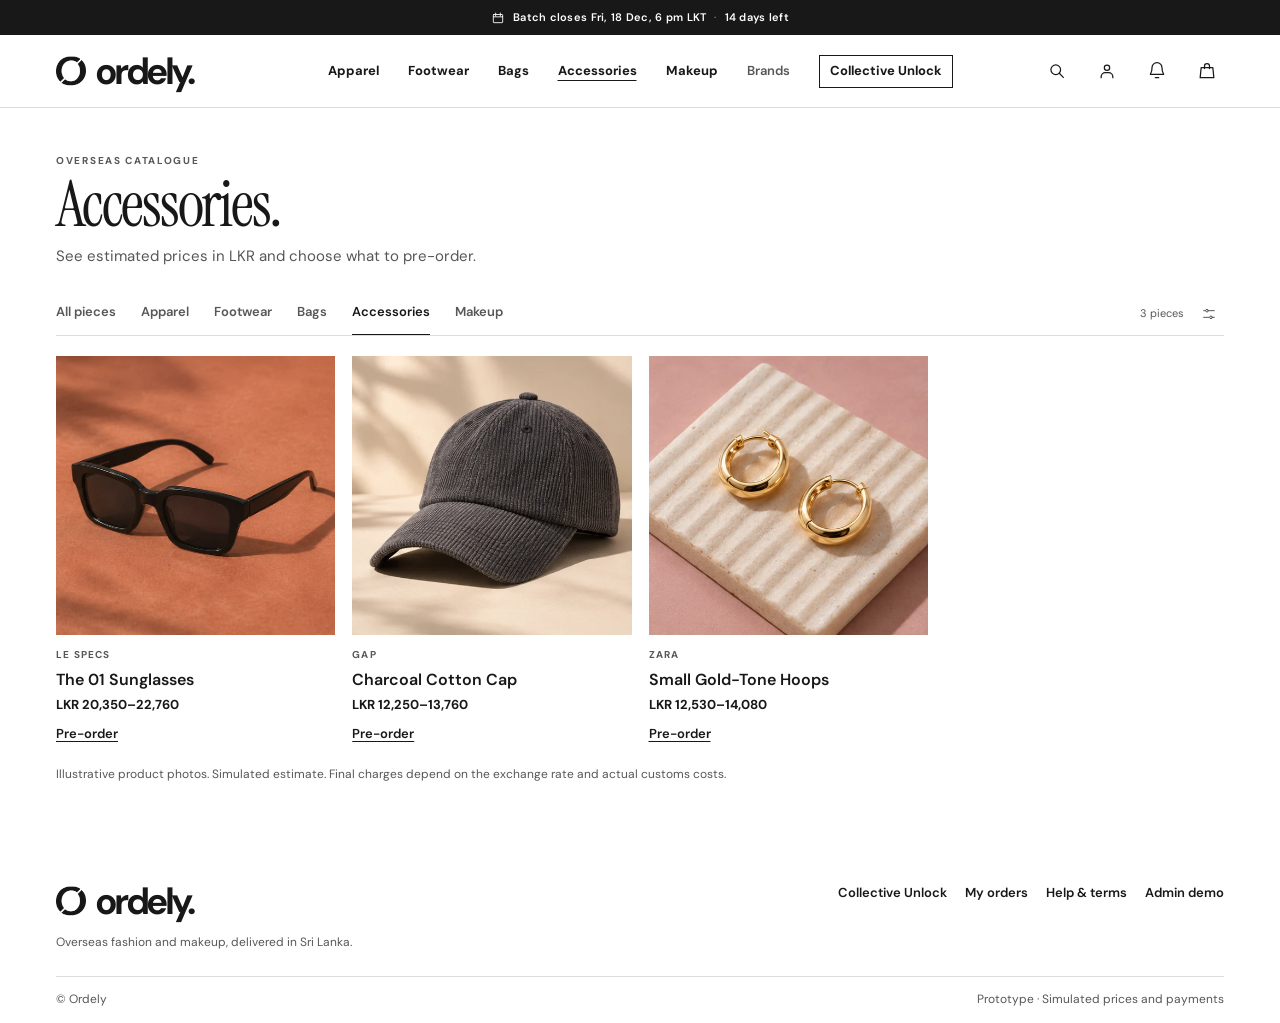
<file: shop/accessories/index.html>
<!doctype html>
<!-- Generated from index.html by build-pages.mjs. -->
<html lang="en">
  <head>
    <meta charset="utf-8" />
    <base href="../../" />
    <link rel="canonical" href="https://affunzrrr.github.io/ordely/shop/accessories/" />
    <script>
      if (location.protocol === "file:") {
        const page = new URL(
          document.querySelector('link[rel="canonical"]').href,
        );
        page.search = location.search;
        page.hash = location.hash;
        location.replace(page.href);
      }
    </script>
    <meta name="viewport" content="width=device-width, initial-scale=1" />
    <meta
      name="description"
      content="Pre-order fashion and makeup from overseas brands. See your estimated total in Sri Lankan rupees before you order."
    />
    <meta name="theme-color" content="#ffffff" />
    <title>Accessories — Ordely</title>
    <link
      rel="icon"
      href="./assets/ordely-favicon.png"
      type="image/png"
      sizes="64x64"
    />
    <link
      rel="preload"
      href="./assets/dm-sans.woff2"
      as="font"
      type="font/woff2"
      crossorigin
    />
    <link
      rel="preload"
      href="./assets/archivo-black.woff2"
      as="font"
      type="font/woff2"
      crossorigin
    />
    <link rel="stylesheet" href="./styles.css?v=page-routes" />
    <link rel="stylesheet" href="./editorial.css" />
    <script type="module" src="./app.js?v=page-routes"></script>
  </head>
  <body>
    <a class="skip" href="./shop/accessories/#main">Skip to content</a>
    <div class="batch-strip" id="batch-strip">
      New batches close every other Friday · Sri Lanka
    </div>
    <header class="site-header">
      <div class="nav wrap">
        <a class="wordmark" href="./" aria-label="Ordely home">
          <img
            class="wordmark-mark"
            src="./assets/ordely-mark.webp"
            width="30"
            height="30"
            alt=""
          />
          <span>ordely.</span>
        </a>
        <nav class="main-nav" aria-label="Shop by department">
          <a href="./shop/apparel/">Apparel</a>
          <a href="./shop/footwear/">Footwear</a>
          <a href="./shop/bags/">Bags</a>
          <a href="./shop/accessories/">Accessories</a>
          <a href="./shop/makeup/">Makeup</a>
          <a class="nav-resource" href="./brands/">Brands</a>
          <a class="nav-resource nav-unlock" href="./collective-unlock/"
            >Collective Unlock</a
          >
        </nav>
        <div class="nav-actions" id="nav-actions"></div>
      </div>
    </header>
    <main id="main">
      <section id="page-view" class="wrap subpage">
        <h1>Accessories</h1>
        <noscript><p>Enable JavaScript to use this part of Ordely.</p></noscript>
      </section>
    </main>
    <footer class="site-footer">
      <div class="wrap footer-top">
        <div>
          <a class="wordmark" href="./" aria-label="Ordely home">
            <img
              class="wordmark-mark"
              src="./assets/ordely-mark.webp"
              width="30"
              height="30"
              alt=""
            />
            <span>ordely.</span>
          </a>
          <p>Overseas fashion and makeup, delivered in Sri Lanka.</p>
        </div>
        <nav aria-label="Footer navigation">
          <a href="./collective-unlock/">Collective Unlock</a
          ><a href="./orders/">My orders</a
          ><button data-action="help">Help &amp; terms</button
          ><a href="./admin/">Admin demo</a>
        </nav>
      </div>
      <div class="wrap footer-bottom">
        <span>© Ordely</span
        ><span>Prototype · Simulated prices and payments</span>
      </div>
    </footer>
    <dialog id="dialog" aria-labelledby="dialog-title"></dialog>
    <div class="toast" id="toast" role="status" hidden></div>
  </body>
</html>
</file>
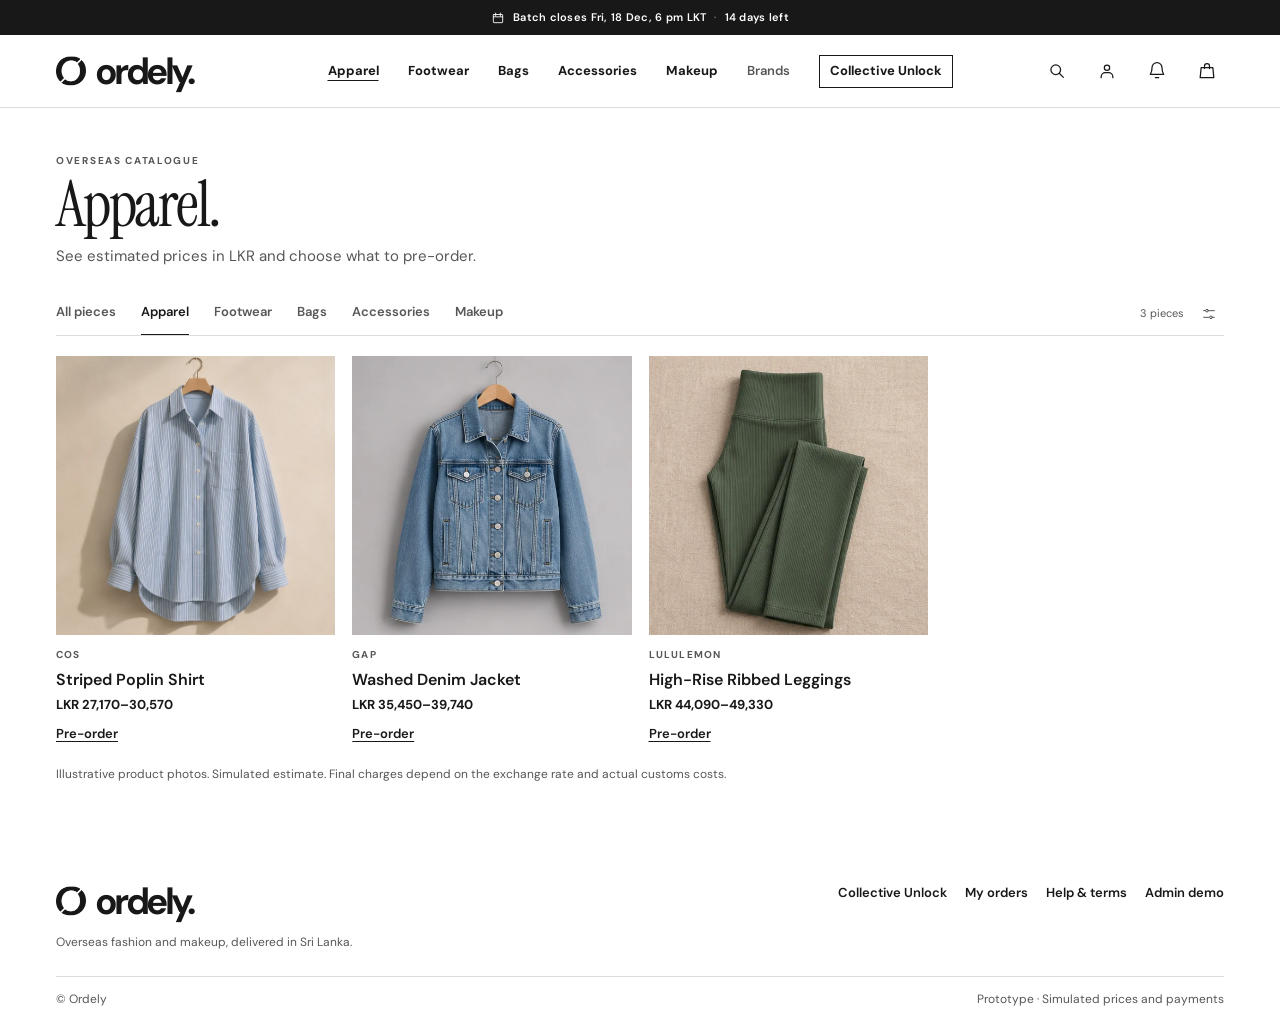
<file: shop/apparel/index.html>
<!doctype html>
<!-- Generated from index.html by build-pages.mjs. -->
<html lang="en">
  <head>
    <meta charset="utf-8" />
    <base href="../../" />
    <link rel="canonical" href="https://affunzrrr.github.io/ordely/shop/apparel/" />
    <script>
      if (location.protocol === "file:") {
        const page = new URL(
          document.querySelector('link[rel="canonical"]').href,
        );
        page.search = location.search;
        page.hash = location.hash;
        location.replace(page.href);
      }
    </script>
    <meta name="viewport" content="width=device-width, initial-scale=1" />
    <meta
      name="description"
      content="Pre-order fashion and makeup from overseas brands. See your estimated total in Sri Lankan rupees before you order."
    />
    <meta name="theme-color" content="#ffffff" />
    <title>Apparel — Ordely</title>
    <link
      rel="icon"
      href="./assets/ordely-favicon.png"
      type="image/png"
      sizes="64x64"
    />
    <link
      rel="preload"
      href="./assets/dm-sans.woff2"
      as="font"
      type="font/woff2"
      crossorigin
    />
    <link
      rel="preload"
      href="./assets/archivo-black.woff2"
      as="font"
      type="font/woff2"
      crossorigin
    />
    <link rel="stylesheet" href="./styles.css?v=page-routes" />
    <link rel="stylesheet" href="./editorial.css" />
    <script type="module" src="./app.js?v=page-routes"></script>
  </head>
  <body>
    <a class="skip" href="./shop/apparel/#main">Skip to content</a>
    <div class="batch-strip" id="batch-strip">
      New batches close every other Friday · Sri Lanka
    </div>
    <header class="site-header">
      <div class="nav wrap">
        <a class="wordmark" href="./" aria-label="Ordely home">
          <img
            class="wordmark-mark"
            src="./assets/ordely-mark.webp"
            width="30"
            height="30"
            alt=""
          />
          <span>ordely.</span>
        </a>
        <nav class="main-nav" aria-label="Shop by department">
          <a href="./shop/apparel/">Apparel</a>
          <a href="./shop/footwear/">Footwear</a>
          <a href="./shop/bags/">Bags</a>
          <a href="./shop/accessories/">Accessories</a>
          <a href="./shop/makeup/">Makeup</a>
          <a class="nav-resource" href="./brands/">Brands</a>
          <a class="nav-resource nav-unlock" href="./collective-unlock/"
            >Collective Unlock</a
          >
        </nav>
        <div class="nav-actions" id="nav-actions"></div>
      </div>
    </header>
    <main id="main">
      <section id="page-view" class="wrap subpage">
        <h1>Apparel</h1>
        <noscript><p>Enable JavaScript to use this part of Ordely.</p></noscript>
      </section>
    </main>
    <footer class="site-footer">
      <div class="wrap footer-top">
        <div>
          <a class="wordmark" href="./" aria-label="Ordely home">
            <img
              class="wordmark-mark"
              src="./assets/ordely-mark.webp"
              width="30"
              height="30"
              alt=""
            />
            <span>ordely.</span>
          </a>
          <p>Overseas fashion and makeup, delivered in Sri Lanka.</p>
        </div>
        <nav aria-label="Footer navigation">
          <a href="./collective-unlock/">Collective Unlock</a
          ><a href="./orders/">My orders</a
          ><button data-action="help">Help &amp; terms</button
          ><a href="./admin/">Admin demo</a>
        </nav>
      </div>
      <div class="wrap footer-bottom">
        <span>© Ordely</span
        ><span>Prototype · Simulated prices and payments</span>
      </div>
    </footer>
    <dialog id="dialog" aria-labelledby="dialog-title"></dialog>
    <div class="toast" id="toast" role="status" hidden></div>
  </body>
</html>
</file>
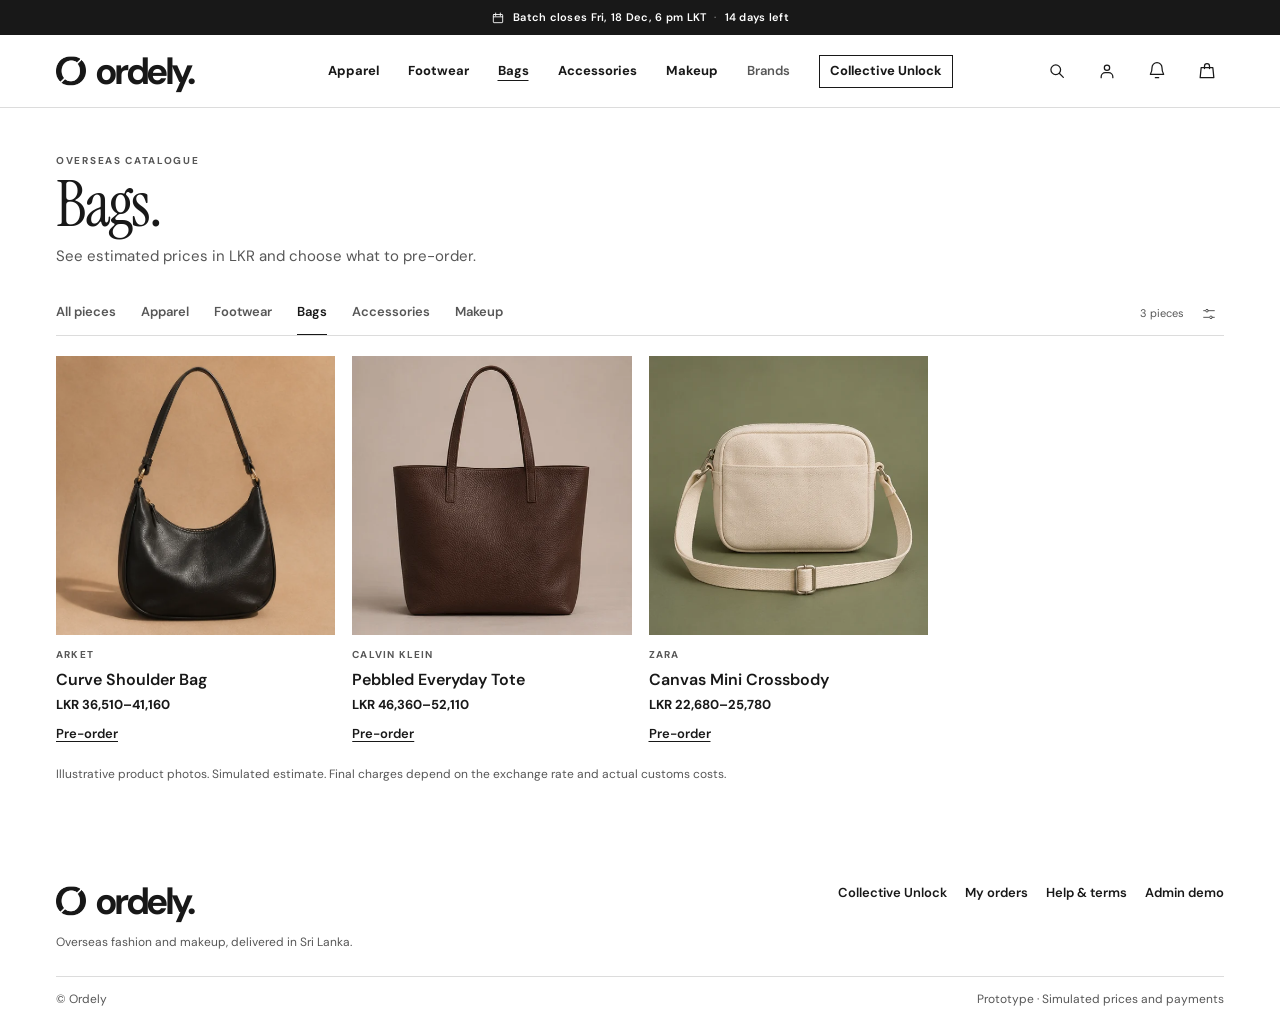
<file: shop/bags/index.html>
<!doctype html>
<!-- Generated from index.html by build-pages.mjs. -->
<html lang="en">
  <head>
    <meta charset="utf-8" />
    <base href="../../" />
    <link rel="canonical" href="https://affunzrrr.github.io/ordely/shop/bags/" />
    <script>
      if (location.protocol === "file:") {
        const page = new URL(
          document.querySelector('link[rel="canonical"]').href,
        );
        page.search = location.search;
        page.hash = location.hash;
        location.replace(page.href);
      }
    </script>
    <meta name="viewport" content="width=device-width, initial-scale=1" />
    <meta
      name="description"
      content="Pre-order fashion and makeup from overseas brands. See your estimated total in Sri Lankan rupees before you order."
    />
    <meta name="theme-color" content="#ffffff" />
    <title>Bags — Ordely</title>
    <link
      rel="icon"
      href="./assets/ordely-favicon.png"
      type="image/png"
      sizes="64x64"
    />
    <link
      rel="preload"
      href="./assets/dm-sans.woff2"
      as="font"
      type="font/woff2"
      crossorigin
    />
    <link
      rel="preload"
      href="./assets/archivo-black.woff2"
      as="font"
      type="font/woff2"
      crossorigin
    />
    <link rel="stylesheet" href="./styles.css?v=page-routes" />
    <link rel="stylesheet" href="./editorial.css" />
    <script type="module" src="./app.js?v=page-routes"></script>
  </head>
  <body>
    <a class="skip" href="./shop/bags/#main">Skip to content</a>
    <div class="batch-strip" id="batch-strip">
      New batches close every other Friday · Sri Lanka
    </div>
    <header class="site-header">
      <div class="nav wrap">
        <a class="wordmark" href="./" aria-label="Ordely home">
          <img
            class="wordmark-mark"
            src="./assets/ordely-mark.webp"
            width="30"
            height="30"
            alt=""
          />
          <span>ordely.</span>
        </a>
        <nav class="main-nav" aria-label="Shop by department">
          <a href="./shop/apparel/">Apparel</a>
          <a href="./shop/footwear/">Footwear</a>
          <a href="./shop/bags/">Bags</a>
          <a href="./shop/accessories/">Accessories</a>
          <a href="./shop/makeup/">Makeup</a>
          <a class="nav-resource" href="./brands/">Brands</a>
          <a class="nav-resource nav-unlock" href="./collective-unlock/"
            >Collective Unlock</a
          >
        </nav>
        <div class="nav-actions" id="nav-actions"></div>
      </div>
    </header>
    <main id="main">
      <section id="page-view" class="wrap subpage">
        <h1>Bags</h1>
        <noscript><p>Enable JavaScript to use this part of Ordely.</p></noscript>
      </section>
    </main>
    <footer class="site-footer">
      <div class="wrap footer-top">
        <div>
          <a class="wordmark" href="./" aria-label="Ordely home">
            <img
              class="wordmark-mark"
              src="./assets/ordely-mark.webp"
              width="30"
              height="30"
              alt=""
            />
            <span>ordely.</span>
          </a>
          <p>Overseas fashion and makeup, delivered in Sri Lanka.</p>
        </div>
        <nav aria-label="Footer navigation">
          <a href="./collective-unlock/">Collective Unlock</a
          ><a href="./orders/">My orders</a
          ><button data-action="help">Help &amp; terms</button
          ><a href="./admin/">Admin demo</a>
        </nav>
      </div>
      <div class="wrap footer-bottom">
        <span>© Ordely</span
        ><span>Prototype · Simulated prices and payments</span>
      </div>
    </footer>
    <dialog id="dialog" aria-labelledby="dialog-title"></dialog>
    <div class="toast" id="toast" role="status" hidden></div>
  </body>
</html>
</file>
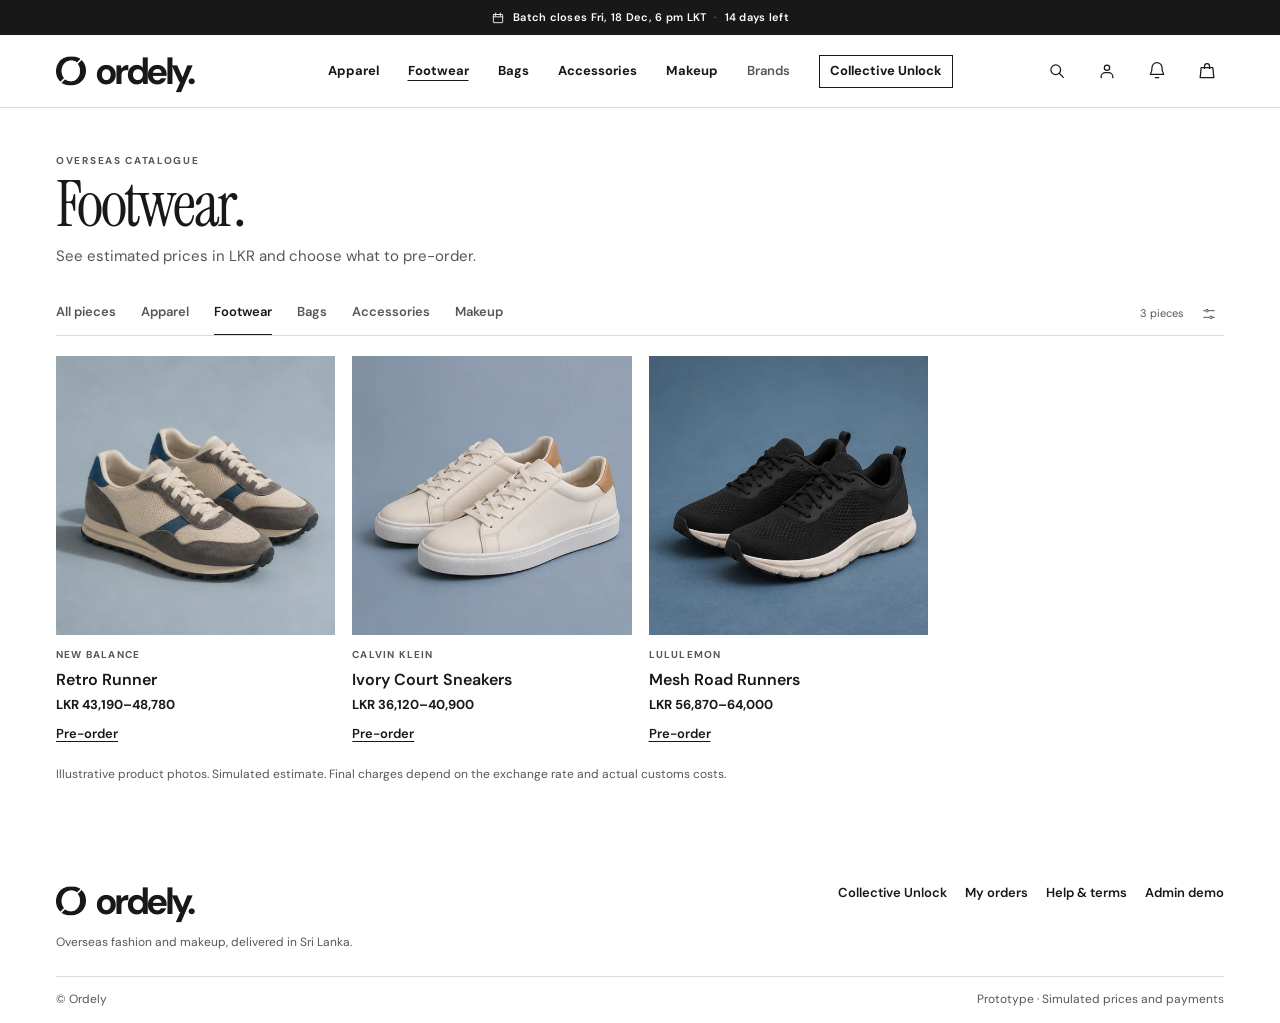
<file: shop/footwear/index.html>
<!doctype html>
<!-- Generated from index.html by build-pages.mjs. -->
<html lang="en">
  <head>
    <meta charset="utf-8" />
    <base href="../../" />
    <link rel="canonical" href="https://affunzrrr.github.io/ordely/shop/footwear/" />
    <script>
      if (location.protocol === "file:") {
        const page = new URL(
          document.querySelector('link[rel="canonical"]').href,
        );
        page.search = location.search;
        page.hash = location.hash;
        location.replace(page.href);
      }
    </script>
    <meta name="viewport" content="width=device-width, initial-scale=1" />
    <meta
      name="description"
      content="Pre-order fashion and makeup from overseas brands. See your estimated total in Sri Lankan rupees before you order."
    />
    <meta name="theme-color" content="#ffffff" />
    <title>Footwear — Ordely</title>
    <link
      rel="icon"
      href="./assets/ordely-favicon.png"
      type="image/png"
      sizes="64x64"
    />
    <link
      rel="preload"
      href="./assets/dm-sans.woff2"
      as="font"
      type="font/woff2"
      crossorigin
    />
    <link
      rel="preload"
      href="./assets/archivo-black.woff2"
      as="font"
      type="font/woff2"
      crossorigin
    />
    <link rel="stylesheet" href="./styles.css?v=page-routes" />
    <link rel="stylesheet" href="./editorial.css" />
    <script type="module" src="./app.js?v=page-routes"></script>
  </head>
  <body>
    <a class="skip" href="./shop/footwear/#main">Skip to content</a>
    <div class="batch-strip" id="batch-strip">
      New batches close every other Friday · Sri Lanka
    </div>
    <header class="site-header">
      <div class="nav wrap">
        <a class="wordmark" href="./" aria-label="Ordely home">
          <img
            class="wordmark-mark"
            src="./assets/ordely-mark.webp"
            width="30"
            height="30"
            alt=""
          />
          <span>ordely.</span>
        </a>
        <nav class="main-nav" aria-label="Shop by department">
          <a href="./shop/apparel/">Apparel</a>
          <a href="./shop/footwear/">Footwear</a>
          <a href="./shop/bags/">Bags</a>
          <a href="./shop/accessories/">Accessories</a>
          <a href="./shop/makeup/">Makeup</a>
          <a class="nav-resource" href="./brands/">Brands</a>
          <a class="nav-resource nav-unlock" href="./collective-unlock/"
            >Collective Unlock</a
          >
        </nav>
        <div class="nav-actions" id="nav-actions"></div>
      </div>
    </header>
    <main id="main">
      <section id="page-view" class="wrap subpage">
        <h1>Footwear</h1>
        <noscript><p>Enable JavaScript to use this part of Ordely.</p></noscript>
      </section>
    </main>
    <footer class="site-footer">
      <div class="wrap footer-top">
        <div>
          <a class="wordmark" href="./" aria-label="Ordely home">
            <img
              class="wordmark-mark"
              src="./assets/ordely-mark.webp"
              width="30"
              height="30"
              alt=""
            />
            <span>ordely.</span>
          </a>
          <p>Overseas fashion and makeup, delivered in Sri Lanka.</p>
        </div>
        <nav aria-label="Footer navigation">
          <a href="./collective-unlock/">Collective Unlock</a
          ><a href="./orders/">My orders</a
          ><button data-action="help">Help &amp; terms</button
          ><a href="./admin/">Admin demo</a>
        </nav>
      </div>
      <div class="wrap footer-bottom">
        <span>© Ordely</span
        ><span>Prototype · Simulated prices and payments</span>
      </div>
    </footer>
    <dialog id="dialog" aria-labelledby="dialog-title"></dialog>
    <div class="toast" id="toast" role="status" hidden></div>
  </body>
</html>
</file>
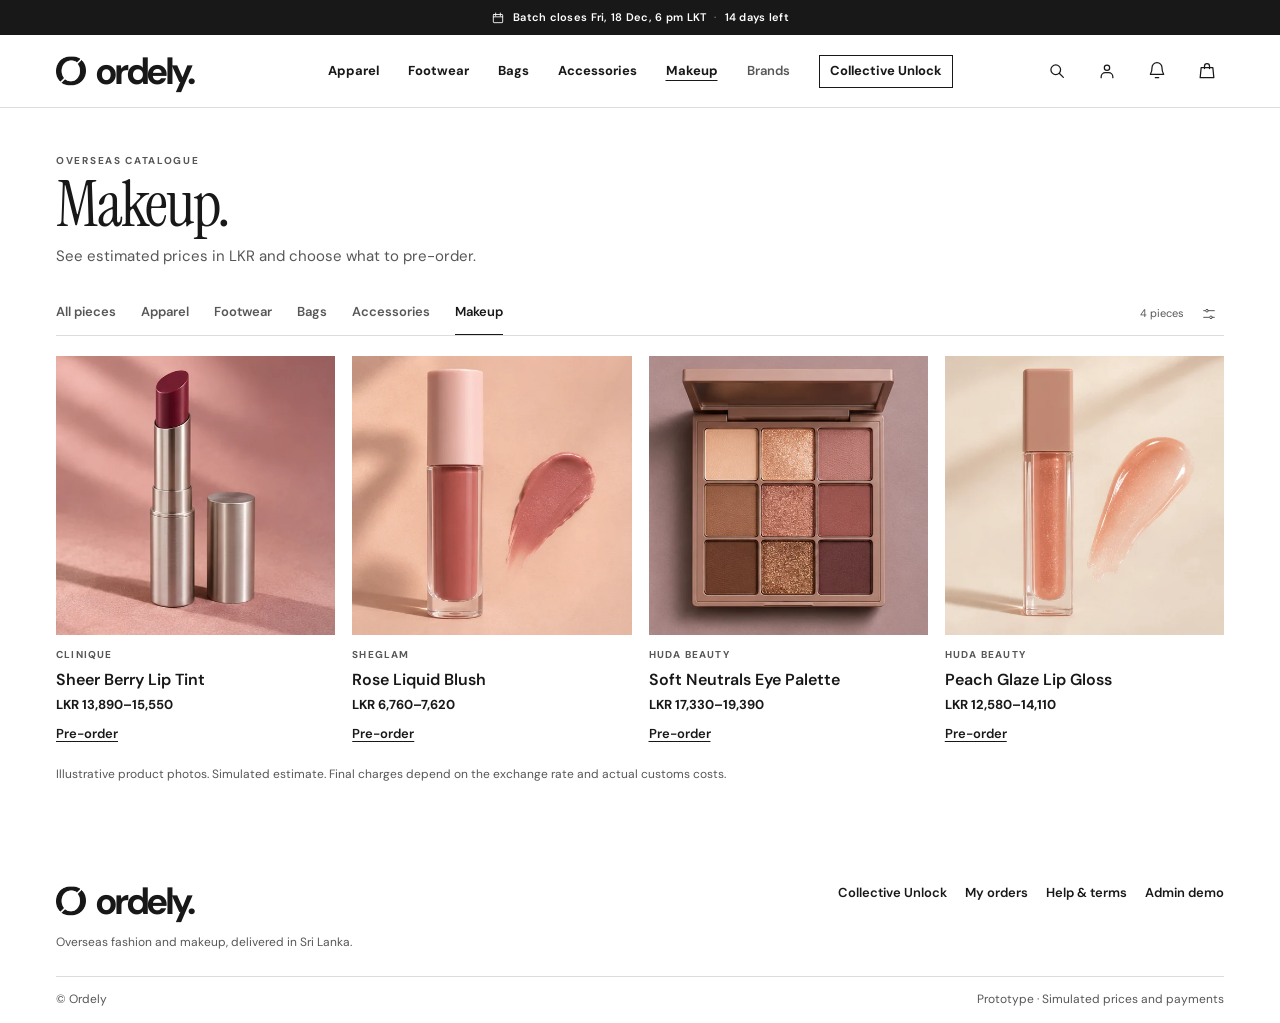
<file: shop/makeup/index.html>
<!doctype html>
<!-- Generated from index.html by build-pages.mjs. -->
<html lang="en">
  <head>
    <meta charset="utf-8" />
    <base href="../../" />
    <link rel="canonical" href="https://affunzrrr.github.io/ordely/shop/makeup/" />
    <script>
      if (location.protocol === "file:") {
        const page = new URL(
          document.querySelector('link[rel="canonical"]').href,
        );
        page.search = location.search;
        page.hash = location.hash;
        location.replace(page.href);
      }
    </script>
    <meta name="viewport" content="width=device-width, initial-scale=1" />
    <meta
      name="description"
      content="Pre-order fashion and makeup from overseas brands. See your estimated total in Sri Lankan rupees before you order."
    />
    <meta name="theme-color" content="#ffffff" />
    <title>Makeup — Ordely</title>
    <link
      rel="icon"
      href="./assets/ordely-favicon.png"
      type="image/png"
      sizes="64x64"
    />
    <link
      rel="preload"
      href="./assets/dm-sans.woff2"
      as="font"
      type="font/woff2"
      crossorigin
    />
    <link
      rel="preload"
      href="./assets/archivo-black.woff2"
      as="font"
      type="font/woff2"
      crossorigin
    />
    <link rel="stylesheet" href="./styles.css?v=page-routes" />
    <link rel="stylesheet" href="./editorial.css" />
    <script type="module" src="./app.js?v=page-routes"></script>
  </head>
  <body>
    <a class="skip" href="./shop/makeup/#main">Skip to content</a>
    <div class="batch-strip" id="batch-strip">
      New batches close every other Friday · Sri Lanka
    </div>
    <header class="site-header">
      <div class="nav wrap">
        <a class="wordmark" href="./" aria-label="Ordely home">
          <img
            class="wordmark-mark"
            src="./assets/ordely-mark.webp"
            width="30"
            height="30"
            alt=""
          />
          <span>ordely.</span>
        </a>
        <nav class="main-nav" aria-label="Shop by department">
          <a href="./shop/apparel/">Apparel</a>
          <a href="./shop/footwear/">Footwear</a>
          <a href="./shop/bags/">Bags</a>
          <a href="./shop/accessories/">Accessories</a>
          <a href="./shop/makeup/">Makeup</a>
          <a class="nav-resource" href="./brands/">Brands</a>
          <a class="nav-resource nav-unlock" href="./collective-unlock/"
            >Collective Unlock</a
          >
        </nav>
        <div class="nav-actions" id="nav-actions"></div>
      </div>
    </header>
    <main id="main">
      <section id="page-view" class="wrap subpage">
        <h1>Makeup</h1>
        <noscript><p>Enable JavaScript to use this part of Ordely.</p></noscript>
      </section>
    </main>
    <footer class="site-footer">
      <div class="wrap footer-top">
        <div>
          <a class="wordmark" href="./" aria-label="Ordely home">
            <img
              class="wordmark-mark"
              src="./assets/ordely-mark.webp"
              width="30"
              height="30"
              alt=""
            />
            <span>ordely.</span>
          </a>
          <p>Overseas fashion and makeup, delivered in Sri Lanka.</p>
        </div>
        <nav aria-label="Footer navigation">
          <a href="./collective-unlock/">Collective Unlock</a
          ><a href="./orders/">My orders</a
          ><button data-action="help">Help &amp; terms</button
          ><a href="./admin/">Admin demo</a>
        </nav>
      </div>
      <div class="wrap footer-bottom">
        <span>© Ordely</span
        ><span>Prototype · Simulated prices and payments</span>
      </div>
    </footer>
    <dialog id="dialog" aria-labelledby="dialog-title"></dialog>
    <div class="toast" id="toast" role="status" hidden></div>
  </body>
</html>
</file>
<file: styles.css>
@font-face {
  font-family: DM Sans;
  src: url(./assets/dm-sans.woff2) format("woff2");
  font-weight: 400 700;
  font-display: swap;
}
@font-face {
  font-family: Archivo Black;
  src: url(./assets/archivo-black.woff2) format("woff2");
  font-weight: 400;
  font-display: swap;
}
@font-face {
  font-family: Instrument Serif;
  src: url(./assets/instrument-serif.woff2) format("woff2");
  font-weight: 400;
  font-display: swap;
}
@font-face {
  font-family: Instrument Serif;
  src: url(./assets/instrument-serif-italic.woff2) format("woff2");
  font-weight: 400;
  font-style: italic;
  font-display: swap;
}
:root {
  --paper: #fff;
  --ink: #181818;
  --muted: #575757;
  --line: #dcdcdc;
  --soft: #f3f3f3;
  --white: #fff;
  --sans: "DM Sans", Arial, sans-serif;
  --serif: "Instrument Serif", Georgia, serif;
  color: var(--ink);
  background: var(--paper);
  font-family: var(--sans);
  font-size: 15px;
  line-height: 1.5;
}
*,
*::before,
*::after {
  box-sizing: border-box;
}
body {
  margin: 0;
}
a {
  color: inherit;
  text-decoration: none;
}
button,
input,
select,
textarea {
  font: inherit;
}
button {
  cursor: pointer;
}
button:disabled {
  cursor: not-allowed;
  opacity: 0.52;
}
img {
  display: block;
  width: 100%;
  height: auto;
}
figure,
p,
h1,
h2,
h3,
h4 {
  margin: 0;
}
[hidden] {
  display: none !important;
}
button:focus-visible,
a:focus-visible,
input:focus-visible,
select:focus-visible,
textarea:focus-visible {
  outline: 2px solid #555;
  outline-offset: 3px;
}
.wrap {
  width: min(100% - 112px, 1320px);
  margin-inline: auto;
}
.skip {
  position: fixed;
  z-index: 9;
  top: 10px;
  left: 10px;
  padding: 10px;
  background: var(--white);
  transform: translateY(-150%);
}
.skip:focus {
  transform: none;
}
.icon {
  width: 17px;
  height: 17px;
  display: block;
  flex: none;
  fill: none;
  stroke: currentColor;
  stroke-width: 1.5;
  stroke-linecap: round;
  stroke-linejoin: round;
}
.batch-strip {
  min-height: 35px;
  display: flex;
  align-items: center;
  justify-content: center;
  gap: 9px;
  padding: 7px 14px;
  background: var(--ink);
  color: var(--white);
  font-size: 11px;
  font-weight: 600;
  letter-spacing: 0.025em;
  text-align: center;
}
.batch-strip .icon {
  width: 14px;
  height: 14px;
}
.batch-strip b {
  color: #aaa;
  font-weight: 400;
}
.batch-copy {
  display: inline-flex;
  align-items: center;
  gap: 8px;
}
.strip-unlock {
  display: none;
  align-items: center;
  gap: 4px;
  font-weight: 700;
  text-decoration: underline;
  text-underline-offset: 3px;
}
.strip-unlock:focus-visible {
  outline-color: var(--white);
}
.site-header {
  border-bottom: 1px solid var(--line);
  background: var(--white);
}
.nav {
  display: grid;
  grid-template-columns: 1fr auto 1fr;
  align-items: center;
  min-height: 72px;
  gap: 20px;
}
.wordmark {
  display: inline-flex;
  align-items: center;
  gap: 9px;
  width: max-content;
  font-size: 37px;
  font-weight: 700;
  line-height: 1;
  letter-spacing: -0.095em;
  padding-right: 0.06em;
}
.wordmark-mark {
  width: 30px;
  height: 30px;
  flex: none;
}
.main-nav,
.nav-actions {
  display: flex;
  align-items: center;
  gap: 29px;
}
.main-nav a {
  display: flex;
  align-items: center;
  min-height: 44px;
  font-size: 13px;
  font-weight: 700;
  white-space: nowrap;
}
.main-nav a:hover,
.main-nav a[aria-current],
.site-footer nav a:hover {
  text-decoration: underline;
  text-underline-offset: 5px;
}
.main-nav .nav-resource {
  color: var(--muted);
  font-weight: 600;
}
.main-nav .nav-unlock {
  min-height: 33px;
  padding-inline: 10px;
  border: 1px solid var(--ink);
  color: var(--ink);
  font-weight: 700;
}
.nav-actions {
  justify-content: flex-end;
  gap: 16px;
}
.icon-button {
  border: 0;
  background: none;
  padding: 7px;
  color: inherit;
  position: relative;
  display: inline-grid;
  place-items: center;
}
.icon-button:hover {
  background: var(--soft);
}
.icon-button .icon {
  width: 20px;
  height: 20px;
}
.icon-button .unread {
  width: 6px;
  height: 6px;
  border-radius: 50%;
  background: var(--ink);
  position: absolute;
  top: 4px;
  right: 5px;
}
.mobile-menu {
  display: none;
}
.button {
  border: 1px solid var(--ink);
  background: transparent;
  color: var(--ink);
  display: inline-flex;
  gap: 11px;
  justify-content: center;
  align-items: center;
  font-weight: 600;
  font-size: 13px;
  padding: 12px 17px;
  min-height: 45px;
  line-height: 1.25;
  text-align: center;
  transition:
    background 0.2s,
    color 0.2s;
}
.button:hover {
  background: var(--soft);
}
.button.primary {
  background: var(--ink);
  color: var(--paper);
}
.button.primary:hover {
  background: #383838;
}
.button.small {
  min-height: 36px;
  padding: 7px 12px;
}
.text-button {
  display: inline-flex;
  align-items: center;
  gap: 7px;
  font-weight: 600;
  font-size: 13px;
  padding: 5px 0;
  background: none;
  border: 0;
  color: inherit;
  text-align: left;
}
.text-button:hover {
  text-decoration: underline;
  text-underline-offset: 4px;
}
.text-button [data-icon] .icon {
  width: 14px;
  height: 14px;
}
.eyebrow {
  font-size: 10px;
  font-weight: 700;
  line-height: 1.4;
  letter-spacing: 0.17em;
  text-transform: uppercase;
}
.hero {
  display: grid;
  grid-template-columns: minmax(0, 1.04fr) minmax(0, 1.77fr) minmax(0, 0.72fr);
  grid-template-rows: auto 1fr;
  isolation: isolate;
  min-height: clamp(385px, 43vw, 615px);
  padding-top: clamp(42px, 5vw, 77px);
  border-bottom: 1px solid var(--line);
}
.hero-copy {
  position: relative;
  z-index: 2;
  grid-area: 2 / 1;
  align-self: end;
  max-width: 295px;
  padding-bottom: clamp(26px, 4.5vw, 65px);
}
.hero-kicker {
  margin-bottom: 9px;
}
.hero h1 {
  grid-area: 1 / 1 / 2 / -1;
  font:
    400 clamp(47px, 8.1vw, 128px) / 0.87 "Archivo Black",
    var(--sans);
  letter-spacing: -0.093em;
  text-transform: uppercase;
  white-space: nowrap;
}
.hero-copy > p:not(.eyebrow) {
  max-width: 31ch;
  color: var(--muted);
  line-height: 1.55;
  font-size: 15px;
}
.hero-actions {
  display: flex;
  align-items: center;
  gap: 8px 15px;
  margin-top: 16px;
  flex-wrap: wrap;
}
.hero-art {
  position: relative;
  grid-area: 1 / 2 / -1 / 4;
  align-self: end;
  justify-self: center;
  width: min(82%, 627px);
  height: clamp(300px, 33vw, 506px);
  margin-right: clamp(70px, 11.5vw, 165px);
  min-width: 0;
  pointer-events: none;
}
.hero-art img {
  height: 100%;
  object-fit: contain;
  object-position: center bottom;
}
.hero-feature {
  position: relative;
  z-index: 2;
  grid-area: 2 / 3;
  align-self: center;
  justify-self: end;
  width: min(100%, 207px);
  padding: 8px;
  border: 1px solid var(--line);
  border-radius: 10px;
  background: var(--white);
}
.hero-feature > img {
  border-radius: 5px;
  background: var(--soft);
}
.hero-feature > span {
  display: flex;
  justify-content: space-between;
  align-items: center;
  gap: 4px;
  padding: 7px 2px 2px;
  font-size: 13px;
  font-weight: 700;
}
.hero-feature:hover > span {
  text-decoration: underline;
  text-underline-offset: 3px;
}
.edit {
  padding-top: 40px;
  padding-bottom: 63px;
  scroll-margin-top: 20px;
}
.section-head {
  display: flex;
  align-items: flex-end;
  justify-content: space-between;
  gap: 20px;
  margin-bottom: 20px;
}
.section-head .eyebrow,
.process .eyebrow,
.subpage .eyebrow {
  margin-bottom: 7px;
  color: var(--muted);
}
.section-head h2,
.process h2 {
  font: 700 clamp(34px, 4.2vw, 55px) / 1.06 var(--sans);
  letter-spacing: -0.065em;
}
.subpage h1 {
  font: 400 clamp(47px, 5vw, 73px) / 0.94 var(--serif);
  letter-spacing: -0.035em;
}
.section-head > p {
  font-size: 13px;
  color: var(--muted);
  padding-bottom: 4px;
}
.catalogue-bar {
  display: flex;
  justify-content: space-between;
  align-items: center;
  gap: 12px;
  border-bottom: 1px solid var(--line);
  margin-bottom: 20px;
}
.filters {
  display: flex;
  gap: 25px;
  overflow: auto;
  scrollbar-width: thin;
}
.filter {
  display: inline-flex;
  align-items: center;
  border: 0;
  border-bottom: 1px solid transparent;
  white-space: nowrap;
  min-height: 42px;
  padding: 0 0 2px;
  color: var(--muted);
  background: none;
  font-size: 13px;
  font-weight: 600;
}
.filter:hover,
.filter[aria-current="page"] {
  color: var(--ink);
}
.filter[aria-current="page"] {
  border-color: var(--ink);
}
.count {
  display: flex;
  align-items: center;
  gap: 10px;
  font-size: 11px;
  color: var(--muted);
  white-space: nowrap;
}
.count .icon-button .icon {
  width: 16px;
  height: 16px;
}
.product-grid {
  display: grid;
  grid-template-columns: repeat(4, minmax(0, 1fr));
  gap: 17px;
}
.product {
  min-width: 0;
}
.product-cover {
  width: 100%;
  aspect-ratio: 1;
  border: 0;
  padding: 0;
  position: relative;
  display: block;
  overflow: hidden;
  background: var(--soft);
  text-align: left;
  color: var(--ink);
}
.product-cover img {
  height: 100%;
  object-fit: cover;
  transition: transform 0.35s cubic-bezier(0.2, 0.75, 0.3, 1);
}
.product-cover:hover img {
  transform: scale(1.045);
}
.product-cover .tag {
  position: absolute;
  top: 10px;
  left: 10px;
}
.tag {
  display: inline-flex;
  align-items: center;
  gap: 5px;
  background: var(--paper);
  border: 1px solid var(--line);
  padding: 4px 7px;
  white-space: nowrap;
  font-size: 10px;
  font-weight: 700;
  line-height: 1.35;
}
.tag.dark {
  background: var(--ink);
  color: var(--paper);
  border-color: var(--ink);
}
.product-meta {
  padding: 13px 0 0;
}
.product-meta .eyebrow {
  color: var(--muted);
  letter-spacing: 0.12em;
}
.product-meta h3 {
  font-size: 16px;
  line-height: 1.35;
  margin: 4px 0;
}
.product-meta h3 button {
  padding: 0;
  border: 0;
  background: none;
  color: inherit;
  text-align: left;
  font-weight: 600;
}
.price {
  font-weight: 700;
  font-size: 13px;
  font-variant-numeric: tabular-nums;
}
.progress {
  height: 3px;
  background: var(--line);
  margin-top: 14px;
  overflow: hidden;
}
.progress span {
  display: block;
  height: 100%;
  background: var(--ink);
}
.group-meta {
  display: flex;
  justify-content: space-between;
  align-items: center;
  gap: 6px;
  margin-top: 6px;
  font-size: 11px;
  color: var(--muted);
}
.missing-art {
  height: 100%;
  min-height: 120px;
  display: grid;
  place-items: center;
  font: 400 48px/0.95 var(--serif);
  color: var(--muted);
}
.missing-art .icon {
  width: 37px;
  height: 37px;
}
.group-intro {
  display: flex;
  flex-wrap: wrap;
  justify-content: space-between;
  align-items: flex-end;
  gap: 20px;
  background: var(--ink);
  color: var(--white);
  padding: clamp(23px, 4vw, 52px);
  margin-bottom: 23px;
}
.group-intro h1 {
  font: 700 clamp(34px, 4.5vw, 59px) / 1.05 var(--sans);
  letter-spacing: -0.06em;
}
.subpage .group-intro .lead,
.group-cutoff .eyebrow {
  color: #dedede;
}
.group-cutoff {
  padding-left: 13px;
  border-left: 1px solid #818181;
  font-size: 13px;
}
.product-action {
  margin-top: 5px;
  text-decoration: underline;
  text-underline-offset: 3px;
}
.group-card-actions,
.product-group .actions {
  margin-top: 10px;
}
.product-group {
  margin-top: 7px;
  border-top: 1px solid var(--line);
  padding-top: 11px;
}
.product-group h3 > span {
  margin-left: 4px;
  font-weight: 400;
}
.process {
  border-block: 1px solid var(--line);
  background: var(--soft);
  padding: 52px 0;
}
.process-layout {
  display: grid;
  grid-template-columns: 0.85fr 1.15fr;
  gap: 35px;
}
.process .text-button {
  margin-top: 18px;
}
.process ol {
  margin: 0;
  padding: 0;
  list-style: none;
}
.process li {
  border-top: 1px solid var(--line);
  padding: 13px 0 16px;
}
.process h3 {
  font-size: 17px;
  font-weight: 700;
}
.process li p {
  font-size: 14px;
  color: var(--muted);
  margin-top: 4px;
}
.site-footer {
  padding: 35px 0 15px;
}
.footer-top,
.footer-bottom {
  display: flex;
  justify-content: space-between;
  align-items: flex-start;
  gap: 15px;
}
.footer-top p,
.footer-bottom {
  color: var(--muted);
  font-size: 12px;
}
.footer-top p {
  margin-top: 10px;
}
.site-footer nav {
  display: flex;
  flex-wrap: wrap;
  gap: 18px;
  font-size: 13px;
  font-weight: 600;
}
.site-footer nav button {
  padding: 0;
  border: 0;
  background: none;
  color: inherit;
  font-weight: inherit;
}
.site-footer nav button:hover {
  text-decoration: underline;
}
.footer-bottom {
  border-top: 1px solid var(--line);
  margin-top: 25px;
  padding-top: 13px;
}

.subpage {
  min-height: 55vh;
  padding-block: 46px 65px;
}
.subpage .section-head {
  margin-bottom: 25px;
}
.subpage h1 {
  margin-bottom: 10px;
}
.subpage .lead {
  color: var(--muted);
  max-width: 65ch;
}
.dialog-body,
.subpage-body {
  display: grid;
  gap: 17px;
  align-content: start;
}
.dialog-body h3,
.subpage-body h3 {
  font-size: 17px;
}
.subpage-body > section {
  min-width: 0;
}
dialog {
  border: 1px solid #bdbdbd;
  color: var(--ink);
  background: var(--paper);
  padding: 0;
  width: min(100% - 24px, 580px);
  max-height: calc(100% - 30px);
  margin: auto;
  overflow: auto;
}
dialog.wide {
  width: min(100% - 24px, 880px);
}
dialog::backdrop {
  background: rgb(20 20 20 / 0.57);
}
body:has(dialog[open]) {
  overflow: hidden;
}
.dialog-head {
  padding: 18px 24px 13px;
  display: flex;
  align-items: flex-start;
  justify-content: space-between;
  gap: 10px;
  border-bottom: 1px solid var(--line);
  background: var(--paper);
  position: sticky;
  top: 0;
  z-index: 1;
}
.dialog-head h2 {
  font: 400 40px/0.95 var(--serif);
  letter-spacing: -0.025em;
  overflow-wrap: anywhere;
}
.dialog-head .eyebrow {
  color: var(--muted);
  margin-bottom: 6px;
}
.dialog-body {
  padding: 20px 24px 25px;
}
.notice,
.empty,
.panel {
  border: 1px solid var(--line);
  padding: 13px 15px;
}
.notice {
  background: var(--soft);
  font-size: 13px;
}
.notice.error {
  border-color: var(--ink);
  font-weight: 700;
}
.test {
  background: var(--ink);
  color: var(--paper);
  font-weight: 600;
}
.empty {
  padding: 25px;
  color: var(--muted);
}
.empty h3 {
  color: var(--ink);
  margin-bottom: 4px;
}
.empty .button {
  margin-top: 13px;
}
.subtle,
.disclaimer {
  color: var(--muted);
  font-size: 13px;
}
.disclaimer {
  font-size: 12px;
}
.form-grid {
  display: grid;
  grid-template-columns: repeat(2, minmax(0, 1fr));
  gap: 13px;
}
.form-grid label {
  display: grid;
  gap: 5px;
  align-content: start;
  font-size: 13px;
  font-weight: 600;
}
.form-grid label.full,
.form-grid .full {
  grid-column: 1/-1;
}
.form-grid small {
  font-size: 11px;
  font-weight: 400;
  color: var(--muted);
}
.form-grid input:not([type="checkbox"]),
.form-grid select,
.form-grid textarea,
.search-field {
  background: #fff;
  color: var(--ink);
  border: 1px solid #aaa;
  border-radius: 0;
  padding: 8px 10px;
  min-width: 0;
  width: 100%;
  min-height: 42px;
}
.form-grid textarea {
  resize: vertical;
  min-height: 70px;
}
.form-grid label.choice,
.choice {
  display: flex;
  align-items: flex-start;
  gap: 8px;
}
.choice input {
  accent-color: var(--ink);
  margin-top: 3px;
}
.actions {
  display: flex;
  flex-wrap: wrap;
  align-items: center;
  gap: 9px;
}
.list-row {
  display: flex;
  align-items: center;
  justify-content: space-between;
  gap: 12px;
  border-top: 1px solid var(--line);
  padding: 11px 0;
  font-size: 14px;
}
.list-row:last-child {
  border-bottom: 1px solid var(--line);
}
.list-row > * {
  min-width: 0;
}
.list-row span {
  overflow-wrap: anywhere;
}
.list-row.total {
  font-weight: 700;
}
.list-row p {
  color: var(--muted);
  font-size: 12px;
  margin-top: 3px;
}
.listing {
  display: grid;
  gap: 0;
}
.detail-grid {
  display: grid;
  grid-template-columns: minmax(0, 0.85fr) minmax(0, 1.15fr);
  gap: 18px;
}
.detail-grid > div {
  min-width: 0;
}
.detail-grid img {
  aspect-ratio: 1;
  object-fit: cover;
}
.detail-grid .missing-art {
  background: var(--soft);
}
.detail-content {
  display: grid;
  align-content: start;
  gap: 9px;
}
.detail-content .price {
  font-size: 19px;
}
.detail-content p {
  font-size: 13px;
}
.detail-content .group-meta {
  margin-top: 0;
}
.info-fold {
  border: 1px solid var(--line);
  padding: 10px 13px;
}
.info-fold summary {
  cursor: pointer;
  font-weight: 600;
  font-size: 13px;
}
.info-fold p,
.info-fold ul {
  font-size: 13px;
  margin: 8px 0 0;
  color: var(--muted);
}
.info-fold + .info-fold {
  margin-top: -5px;
}
.toast {
  position: fixed;
  z-index: 5;
  right: 20px;
  bottom: 20px;
  max-width: min(400px, calc(100% - 40px));
  background: var(--ink);
  color: var(--paper);
  font-size: 13px;
  padding: 12px 16px;
}
.timeline {
  list-style: none;
  margin: 0;
  padding: 0 0 0 7px;
}
.timeline li {
  border-left: 1px solid var(--line);
  padding: 0 0 15px 15px;
  position: relative;
  font-size: 14px;
}
.timeline li::before {
  content: "";
  position: absolute;
  left: -4px;
  top: 5px;
  width: 7px;
  height: 7px;
  background: var(--ink);
  border-radius: 50%;
}
.timeline li:last-child {
  padding-bottom: 0;
}
.timeline time {
  display: block;
  color: var(--muted);
  font-size: 12px;
}
.admin-tabs {
  display: flex;
  gap: 12px 20px;
  flex-wrap: wrap;
  border-block: 1px solid var(--line);
  padding: 7px 0;
  margin-bottom: 24px;
}
.admin-tabs a {
  padding: 7px 0;
  font-weight: 600;
  font-size: 13px;
}
.admin-tabs a[aria-current="page"] {
  text-decoration: underline;
  text-underline-offset: 5px;
}
.stats {
  display: grid;
  grid-template-columns: repeat(4, 1fr);
  gap: 12px;
}
.stats div {
  border-top: 1px solid var(--ink);
  padding-top: 10px;
}
.stats span {
  font-size: 12px;
  color: var(--muted);
}
.stats strong {
  display: block;
  font-weight: 600;
  font-size: 25px;
}
.table-wrap {
  overflow: auto;
}
table {
  width: 100%;
  border-collapse: collapse;
  text-align: left;
  font-size: 13px;
}
caption {
  text-align: left;
  font-weight: 700;
  margin-bottom: 7px;
}
th,
td {
  padding: 10px 12px;
  border-bottom: 1px solid var(--line);
  vertical-align: top;
}
th {
  background: var(--soft);
  font-weight: 700;
  white-space: nowrap;
}
td:first-child {
  font-weight: 600;
}
td .button {
  white-space: nowrap;
}
td a,
.inline-link {
  text-decoration: underline;
  text-underline-offset: 3px;
}
.order-list {
  display: grid;
  gap: 10px;
}
.order-entry {
  display: grid;
  grid-template-columns: 1fr auto;
  gap: 5px 12px;
  padding: 13px 15px;
  border: 1px solid var(--line);
}
.order-entry .tag {
  justify-self: end;
  align-self: start;
}
.order-entry .text-button {
  justify-self: start;
}
.loading-bar {
  height: 5px;
  background: var(--line);
  overflow: hidden;
}
.loading-bar::after {
  content: "";
  display: block;
  width: 45%;
  height: 100%;
  background: var(--ink);
  animation: scan 1.15s ease-in-out infinite alternate;
}
@keyframes scan {
  from {
    transform: translateX(-100%);
  }
  to {
    transform: translateX(220%);
  }
}

@media (max-width: 1100px) {
  .wrap {
    width: calc(100% - 72px);
  }
  .main-nav {
    gap: 21px;
  }
  .nav-actions {
    gap: 8px;
  }
}
@media (max-width: 980px) {
  .batch-strip {
    justify-content: space-between;
    padding-inline: max(16px, calc((100vw - 1320px) / 2));
  }
  .batch-time {
    display: none;
  }
  .strip-unlock {
    display: inline-flex;
  }
  .nav {
    grid-template-columns: auto 1fr;
    grid-template-rows: 59px auto;
    gap: 0 14px;
  }
  .main-nav {
    grid-area: 2 / 1 / 3 / -1;
    justify-content: space-between;
    gap: 10px;
    border-top: 1px solid var(--line);
  }
  .main-nav .nav-resource {
    display: none;
  }
  .nav-actions {
    gap: 5px;
  }
  .mobile-menu {
    display: inline-grid;
  }
}
@media (max-width: 790px) {
  .wrap {
    width: calc(100% - 38px);
  }
  .edit {
    padding-block: 40px;
  }
  .product-grid {
    gap: 13px;
  }
  .product-meta h3 {
    font-size: 14px;
  }
  .price {
    font-size: 12px;
  }
  .section-head > p {
    max-width: 190px;
  }
}
@media (max-width: 700px) {
  .hero {
    grid-template-columns: minmax(0, 1fr) minmax(0, 33%);
    grid-template-rows: auto auto auto;
    min-height: 0;
    padding-top: 29px;
  }
  .hero-art {
    grid-area: 2 / 1 / 3 / -1;
    justify-self: start;
    width: min(79%, 410px);
    height: clamp(196px, 59vw, 340px);
    margin: -14px 0 0;
  }
  .hero-copy {
    grid-area: 3 / 1 / 4 / -1;
    border-top: 1px solid var(--line);
    padding-block: 16px 24px;
    max-width: none;
  }
  .hero h1 {
    font-size: clamp(33px, 9.9vw, 64px);
    white-space: normal;
  }
  .hero h1 span {
    display: block;
  }
  .hero-feature {
    grid-area: 2 / 2;
    align-self: end;
    width: min(100%, 145px);
    padding: 5px;
    margin-bottom: 13px;
  }
  .hero-feature > span {
    font-size: 11px;
  }
  .hero-feature .icon {
    width: 13px;
    height: 13px;
  }
  .hero-copy > p:not(.eyebrow) {
    font-size: 14px;
  }
  .hero-actions {
    margin-top: 17px;
  }
}
@media (max-width: 590px) {
  .wrap {
    width: calc(100% - 32px);
  }
  .wordmark {
    font-size: 34px;
  }
  .batch-strip {
    font-size: 10px;
    gap: 6px;
  }
  .batch-strip .icon {
    width: 12px;
    height: 12px;
  }
  .hero-actions .button {
    padding-inline: 11px;
    font-size: 12px;
  }
  .section-head {
    display: block;
    margin-bottom: 13px;
  }
  .section-head > p {
    max-width: none;
    margin-top: 9px;
    padding: 0;
  }
  .section-head > .text-button {
    margin-top: 5px;
  }
  .filters {
    gap: 15px;
  }
  .filter,
  .count {
    font-size: 11px;
  }
  .count {
    gap: 1px;
  }
  .count .icon-button {
    padding: 3px;
  }
  .catalogue-bar {
    margin-bottom: 13px;
    gap: 5px;
  }
  .product-grid {
    grid-template-columns: repeat(2, minmax(0, 1fr));
    gap: 22px 12px;
  }
  .product-meta {
    padding-top: 9px;
  }
  .product-cover .tag {
    top: 6px;
    left: 6px;
    padding: 3px 5px;
  }
  .group-meta {
    font-size: 10px;
  }
  .process {
    padding-block: 33px;
  }
  .process-layout {
    grid-template-columns: 1fr;
    gap: 20px;
  }
  .footer-top {
    flex-wrap: wrap;
  }
  .footer-top nav {
    gap: 12px;
  }
  .footer-bottom {
    flex-wrap: wrap;
    gap: 6px;
  }
  .dialog-head {
    padding-inline: 15px;
  }
  .dialog-body {
    padding-inline: 15px;
  }
  .dialog-head h2 {
    font-size: 35px;
  }
  .detail-grid {
    grid-template-columns: 1fr;
  }
  .detail-grid img {
    max-height: 240px;
    object-fit: contain;
    background: var(--soft);
  }
  .stats {
    grid-template-columns: repeat(2, minmax(0, 1fr));
  }
  .subpage {
    padding-block: 32px 45px;
  }
}
@media (prefers-reduced-motion: reduce) {
  *,
  *::before,
  *::after {
    animation: none !important;
    transition: none !important;
    scroll-behavior: auto !important;
  }
}

.catalogue-disclaimer {
  margin-top: 16px;
}
@media (max-width: 430px) {
  .count > span {
    position: absolute;
    width: 1px;
    height: 1px;
    overflow: hidden;
    clip-path: inset(50%);
    white-space: nowrap;
  }
  .filters {
    gap: 10px;
  }
}
@media (max-width: 355px) {
  .main-nav a {
    font-size: 12px;
  }
  .filters {
    gap: 9px;
  }
  .filter {
    font-size: 10px;
  }
  .nav-actions {
    gap: 2px;
  }
  .nav-actions .icon-button {
    padding: 5px;
  }
  .wordmark {
    gap: 6px;
    font-size: 30px;
  }
  .wordmark-mark {
    width: 25px;
    height: 25px;
  }
}
</file>
<file: editorial.css>
.hero {
  min-height: clamp(400px, 45vw, 660px);
}

.hero-art {
  grid-area: 1 / 1 / -1 / -1;
  width: min(58%, 650px);
  height: clamp(318px, 34vw, 530px);
  margin-right: 0;
  transform: translateX(4%);
}

.hero-feature > img,
.hero-art img,
.department-gallery img,
.lookbook-gallery img {
  filter: grayscale(1);
}

.hero-feature {
  width: min(100%, 215px);
  border-radius: 15px;
  padding: 9px;
}

.hero-feature > img {
  border-radius: 8px;
}

.editorial-section {
  padding-block: clamp(48px, 7vw, 102px);
  border-bottom: 1px solid var(--line);
}

.editorial-heading {
  font-size: clamp(35px, 5vw, 71px);
  font-weight: 400;
  line-height: 0.98;
  letter-spacing: -0.08em;
}

.editorial-heading strong {
  font-weight: 700;
}

.hero .button.primary,
.order-editorial .button.primary {
  min-height: 41px;
  border-radius: 100vw;
  padding-inline: 20px;
}

.editorial-image {
  display: grid;
  align-content: start;
  gap: 7px;
  min-width: 0;
  color: inherit;
  text-align: left;
}

button.editorial-image {
  background: transparent;
  border: 0;
  padding: 0;
}

.editorial-image > img {
  height: auto;
  width: 100%;
  object-fit: cover;
  border-radius: 9px;
  background: var(--soft);
}

.editorial-image > span,
.editorial-footer {
  display: flex;
  align-items: flex-end;
  justify-content: space-between;
  gap: 9px;
}

.editorial-image > span {
  align-items: center;
  background: var(--paper);
  font-size: 12px;
  font-weight: 700;
}

.editorial-image:hover > span {
  text-decoration: underline;
  text-underline-offset: 4px;
}

.editorial-image .icon {
  width: 15px;
  height: 15px;
}

.discovery {
  display: grid;
  grid-template-columns: minmax(0, 0.95fr) repeat(2, minmax(0, 1fr));
  align-items: start;
  gap: clamp(12px, 2.2vw, 32px);
}

.discovery-copy p {
  max-width: 31ch;
  margin-block: 22px 10px;
  color: var(--muted);
}

.discovery .editorial-image img {
  aspect-ratio: 0.82;
}

.discovery-accessories {
  margin-top: clamp(23px, 4vw, 65px);
}

.departments {
  display: grid;
  gap: clamp(30px, 5vw, 75px);
}

.department-gallery {
  display: grid;
  grid-template-columns: repeat(5, minmax(0, 1fr));
  align-items: start;
  gap: clamp(10px, 1.9vw, 26px);
}

.department-gallery .editorial-image:nth-child(even) {
  margin-top: clamp(22px, 4.5vw, 69px);
}

.department-gallery img {
  aspect-ratio: 0.84;
}

.order-editorial {
  background: #f2f2f2;
  border-bottom: 1px solid var(--line);
}

.order-editorial-layout {
  display: grid;
  grid-template-columns: repeat(12, minmax(0, 1fr));
  grid-template-rows: 1fr;
  isolation: isolate;
  min-height: clamp(420px, 45vw, 620px);
  padding-block: clamp(30px, 5vw, 74px);
}

.order-editorial-photo {
  grid-area: 1 / 7 / 2 / -1;
  position: relative;
  min-height: 0;
  overflow: hidden;
}

.order-editorial-photo img {
  position: absolute;
  inset: 0;
  width: 100%;
  height: 100%;
  object-fit: cover;
  object-position: 62% 50%;
}

.order-editorial h2 {
  grid-area: 1 / 3 / 2 / 11;
  position: relative;
  align-self: center;
  font:
    400 clamp(42px, 7vw, 108px) / 0.84 "Archivo Black",
    var(--sans);
  letter-spacing: -0.093em;
  text-transform: uppercase;
  margin-bottom: 40px;
}

.order-editorial h2 > span {
  display: block;
}

.order-editorial h2 > span:nth-child(2) {
  margin-left: 0.36em;
}

.order-editorial h2 > span:nth-child(3) {
  margin-left: 0.74em;
}

.order-editorial-copy {
  grid-area: 1 / 1 / 2 / 4;
  align-self: end;
  z-index: 1;
  max-width: 265px;
}

.order-editorial-copy p {
  color: var(--muted);
  margin-bottom: 13px;
}

.featured-brands {
  display: grid;
  grid-template-columns: minmax(0, 0.95fr) minmax(0, 2.2fr);
  gap: clamp(20px, 4vw, 63px);
}

.featured-brands-copy .text-button {
  margin-top: 15px;
}

.brand-panels {
  display: grid;
  grid-template-columns: repeat(3, minmax(0, 1fr));
  gap: clamp(10px, 1.5vw, 23px);
}

.brand-panel {
  display: flex;
  flex-direction: column;
  justify-content: space-between;
  min-height: clamp(195px, 24vw, 350px);
  padding: clamp(14px, 2.3vw, 34px);
  background: #e8e8e8;
  color: var(--ink);
}

.brand-panel:nth-child(2) {
  background: #202020;
  color: var(--white);
}

.brand-panel:nth-child(2) a:focus-visible {
  outline-color: var(--white);
}

.brand-panel:nth-child(3) {
  background: #cdcdcd;
}

.brand-panel ul {
  list-style: none;
  margin: 18px 0 0;
  padding: 0;
}

.brand-panel li {
  border-top: 1px solid currentColor;
  padding-block: 7px;
  line-height: 1.12;
}

.brand-panel a {
  font-size: clamp(13px, 2vw, 29px);
  font-weight: 700;
  letter-spacing: -0.05em;
}

.brand-panel a:hover {
  text-decoration: underline;
  text-underline-offset: 4px;
}

.lookbook-layout {
  padding-block: clamp(48px, 7vw, 102px);
  border-bottom: 1px solid var(--line);
}

.lookbook-gallery {
  display: grid;
  grid-template-columns: repeat(12, minmax(0, 1fr));
  grid-template-rows: repeat(5, clamp(48px, 7vw, 105px));
  gap: 10px;
  margin-top: clamp(23px, 4vw, 58px);
}

.lookbook-gallery .editorial-image {
  grid-template-rows: minmax(0, 1fr) auto;
  align-content: stretch;
}

.lookbook-gallery img {
  height: 100%;
}

.lookbook-gallery .editorial-image > span {
  justify-content: flex-start;
}

.lookbook-denim {
  grid-area: 1 / 2 / 4 / 6;
}
.lookbook-bag {
  grid-area: 1 / 9 / 4 / -1;
}
.lookbook-beauty {
  grid-area: 3 / 5 / -1 / 9;
  z-index: 1;
}
.lookbook-hoops {
  grid-area: 4 / 9 / -1 / -1;
}

@media (max-width: 900px) {
  .order-editorial-layout {
    grid-template-rows: minmax(265px, 1fr) auto;
    row-gap: 15px;
  }

  .order-editorial-copy {
    grid-area: 2 / 1 / 3 / 8;
    max-width: 38ch;
  }

  .order-editorial h2 {
    margin-bottom: 0;
  }
}

@media (max-width: 700px) {
  .hero {
    min-height: 0;
  }

  .hero-art {
    grid-area: 2 / 1 / 3 / -1;
    width: min(79%, 410px);
    height: clamp(196px, 59vw, 340px);
    margin-top: -14px;
    transform: none;
  }

  .hero-feature {
    width: min(100%, 145px);
    padding: 5px;
  }

  .hero .button.primary {
    padding-inline: 14px;
  }

  .discovery {
    grid-template-columns: repeat(2, minmax(0, 1fr));
    row-gap: 22px;
  }

  .discovery-copy {
    grid-column: 1 / -1;
  }

  .discovery-copy p {
    margin-top: 13px;
  }

  .editorial-footer {
    align-items: flex-start;
    flex-direction: column;
  }

  .department-gallery {
    grid-template-columns: repeat(2, minmax(0, 1fr));
    row-gap: 20px;
  }

  .department-gallery .editorial-image:nth-child(even) {
    margin-top: 22px;
  }

  .order-editorial-photo {
    grid-column: 5 / -1;
  }

  .order-editorial-photo::after {
    content: "";
    position: absolute;
    inset: 0;
    background: linear-gradient(to right, #f2f2f2, transparent 65%);
  }

  .order-editorial h2 {
    grid-column: 1 / 11;
  }

  .order-editorial-copy {
    grid-column: 1 / -1;
  }

  .featured-brands {
    grid-template-columns: 1fr;
  }

  .brand-panel {
    padding: 10px;
    min-height: 170px;
  }

  .brand-panel .eyebrow {
    font-size: 9px;
    letter-spacing: 0.08em;
  }

  .lookbook-gallery {
    gap: 7px;
  }

  .lookbook-denim {
    grid-area: 1 / 1 / 4 / 6;
  }
  .lookbook-bag {
    grid-area: 1 / 8 / 4 / -1;
  }
  .lookbook-beauty {
    grid-area: 3 / 4 / -1 / 9;
  }
  .lookbook-hoops {
    grid-area: 4 / 9 / -1 / -1;
  }
}
</file>
